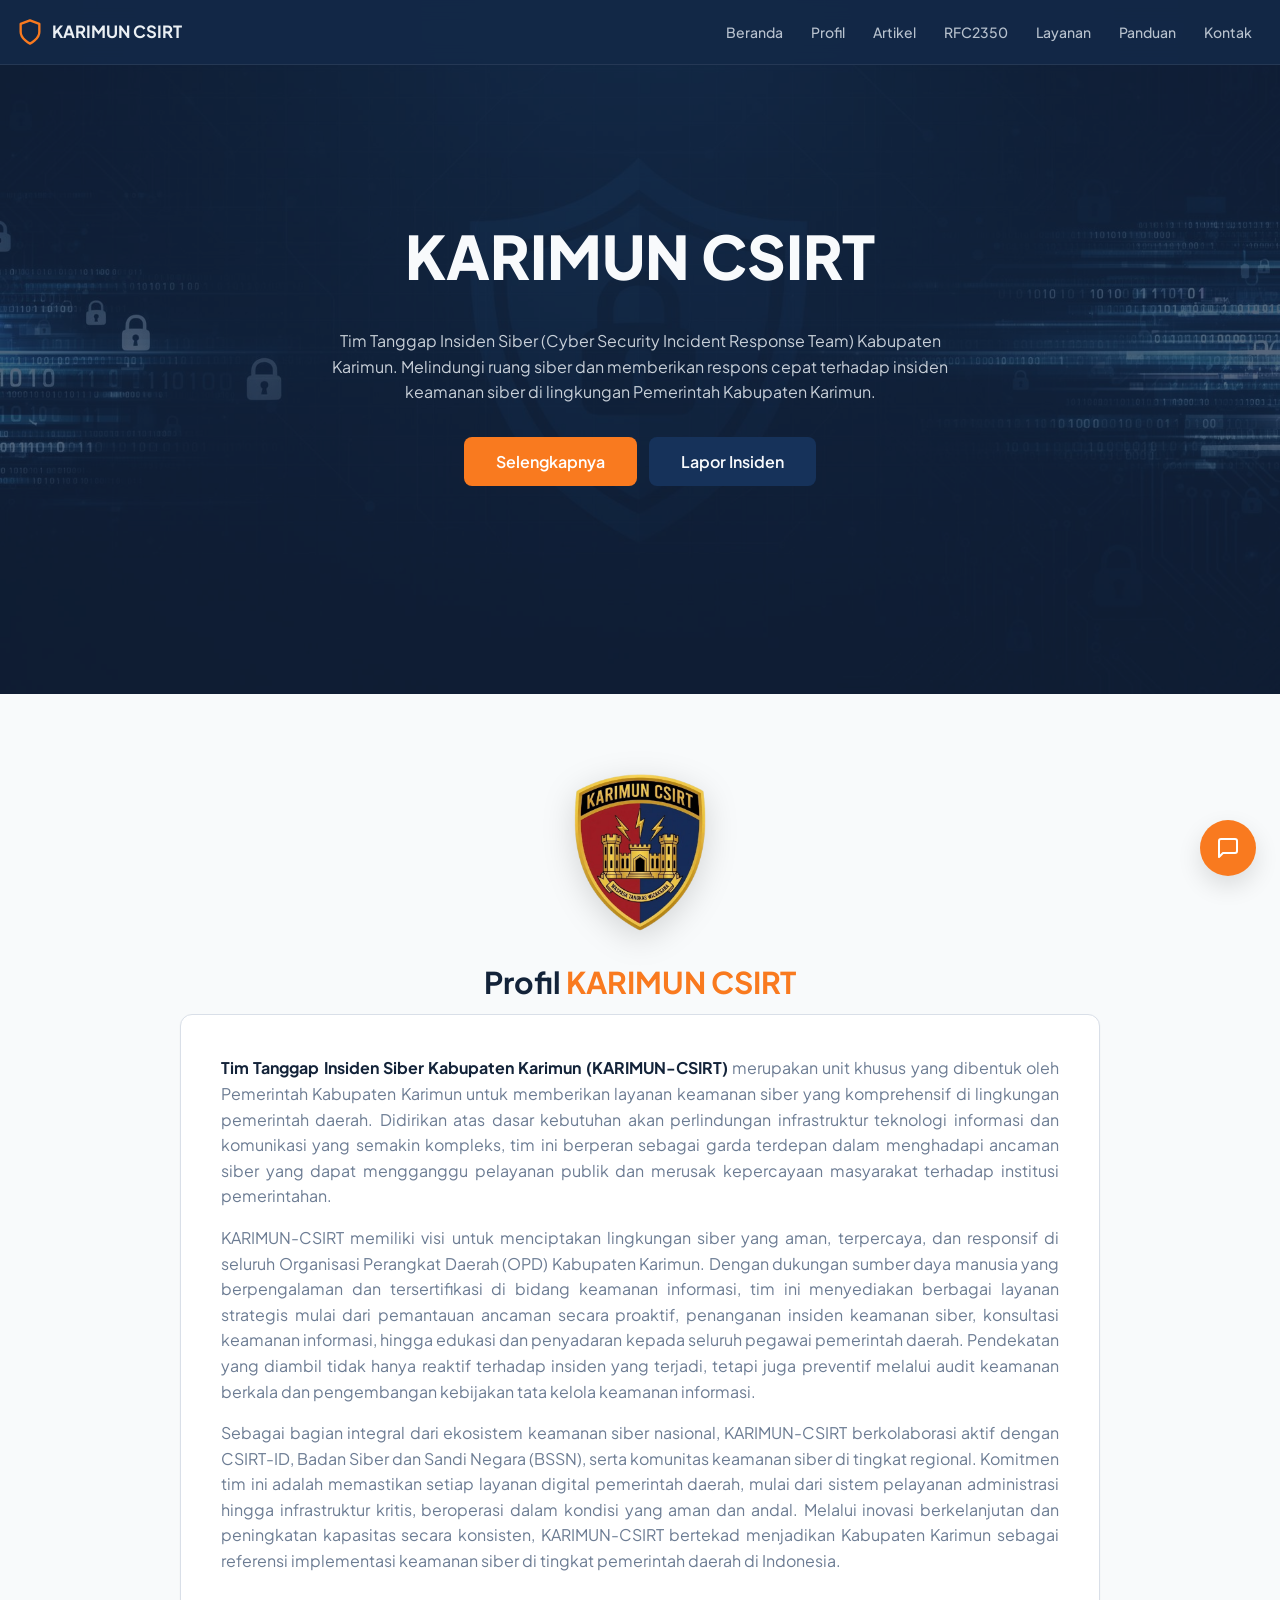
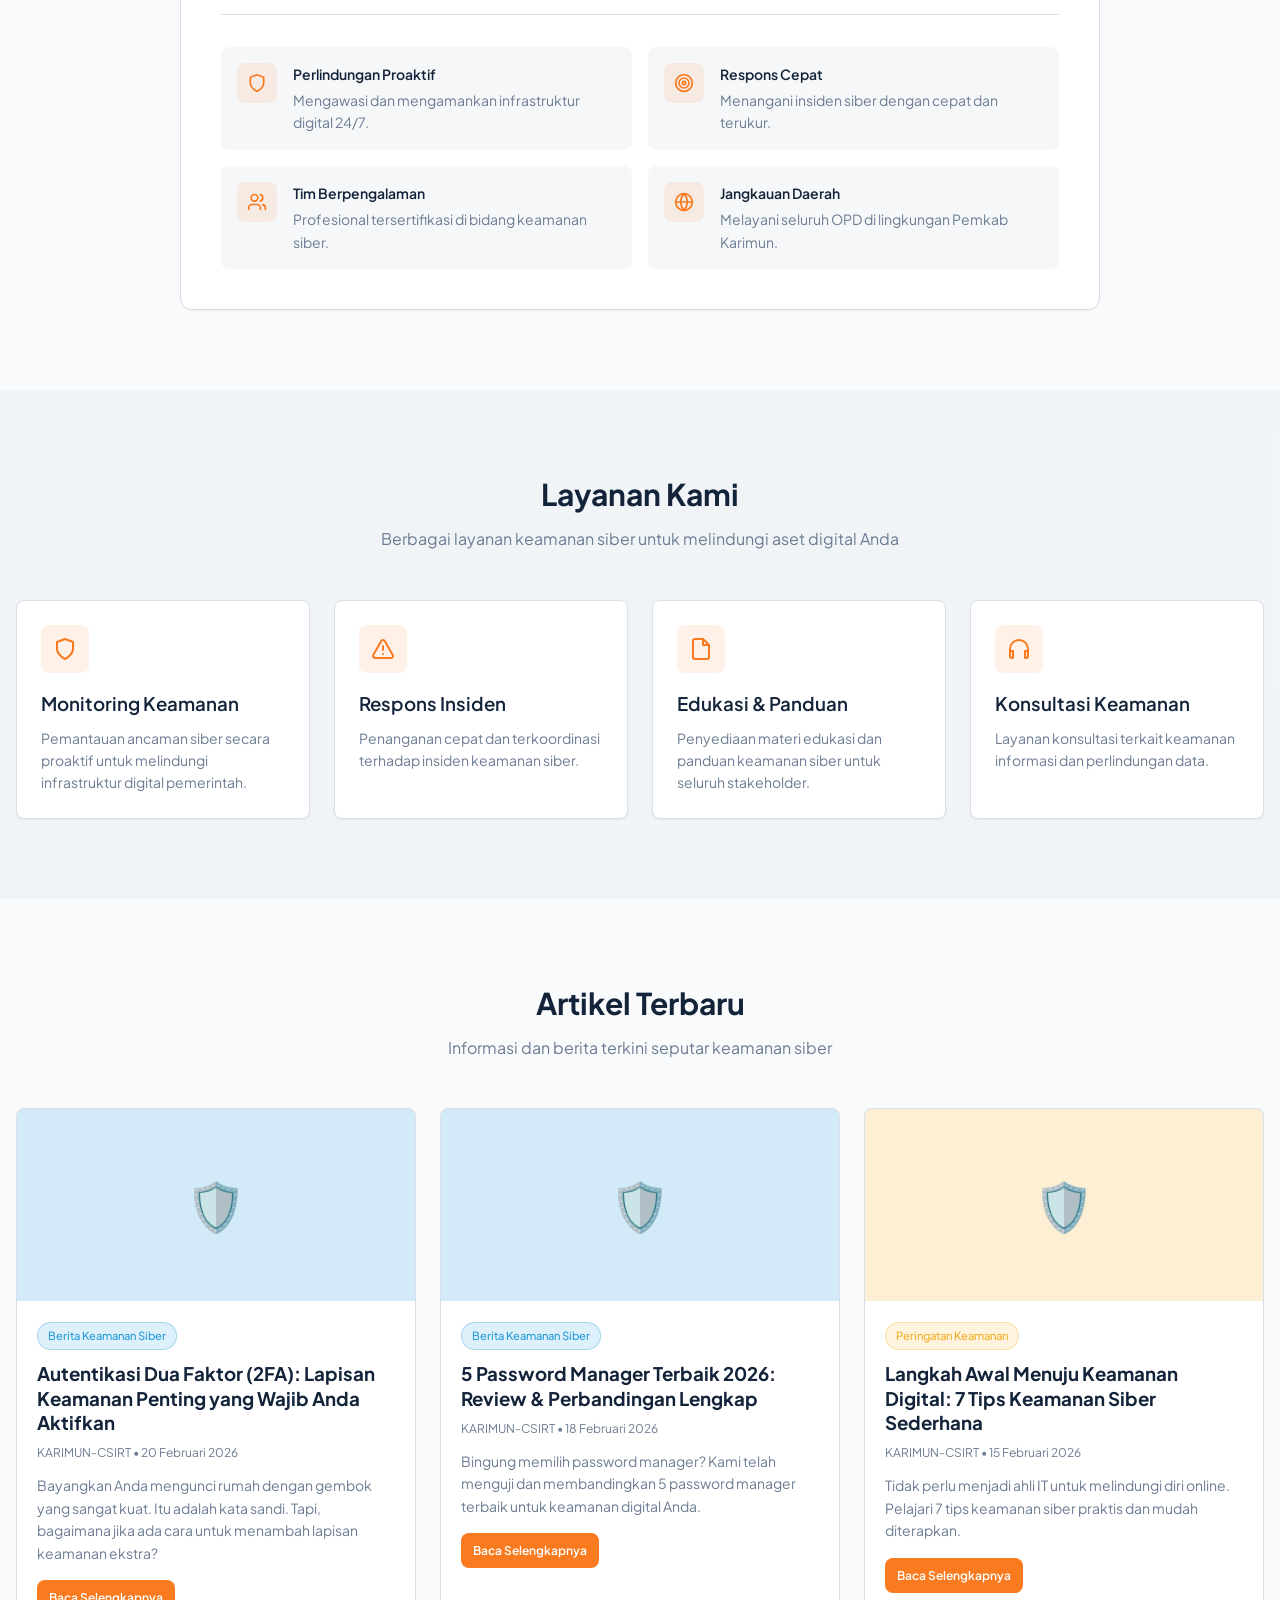
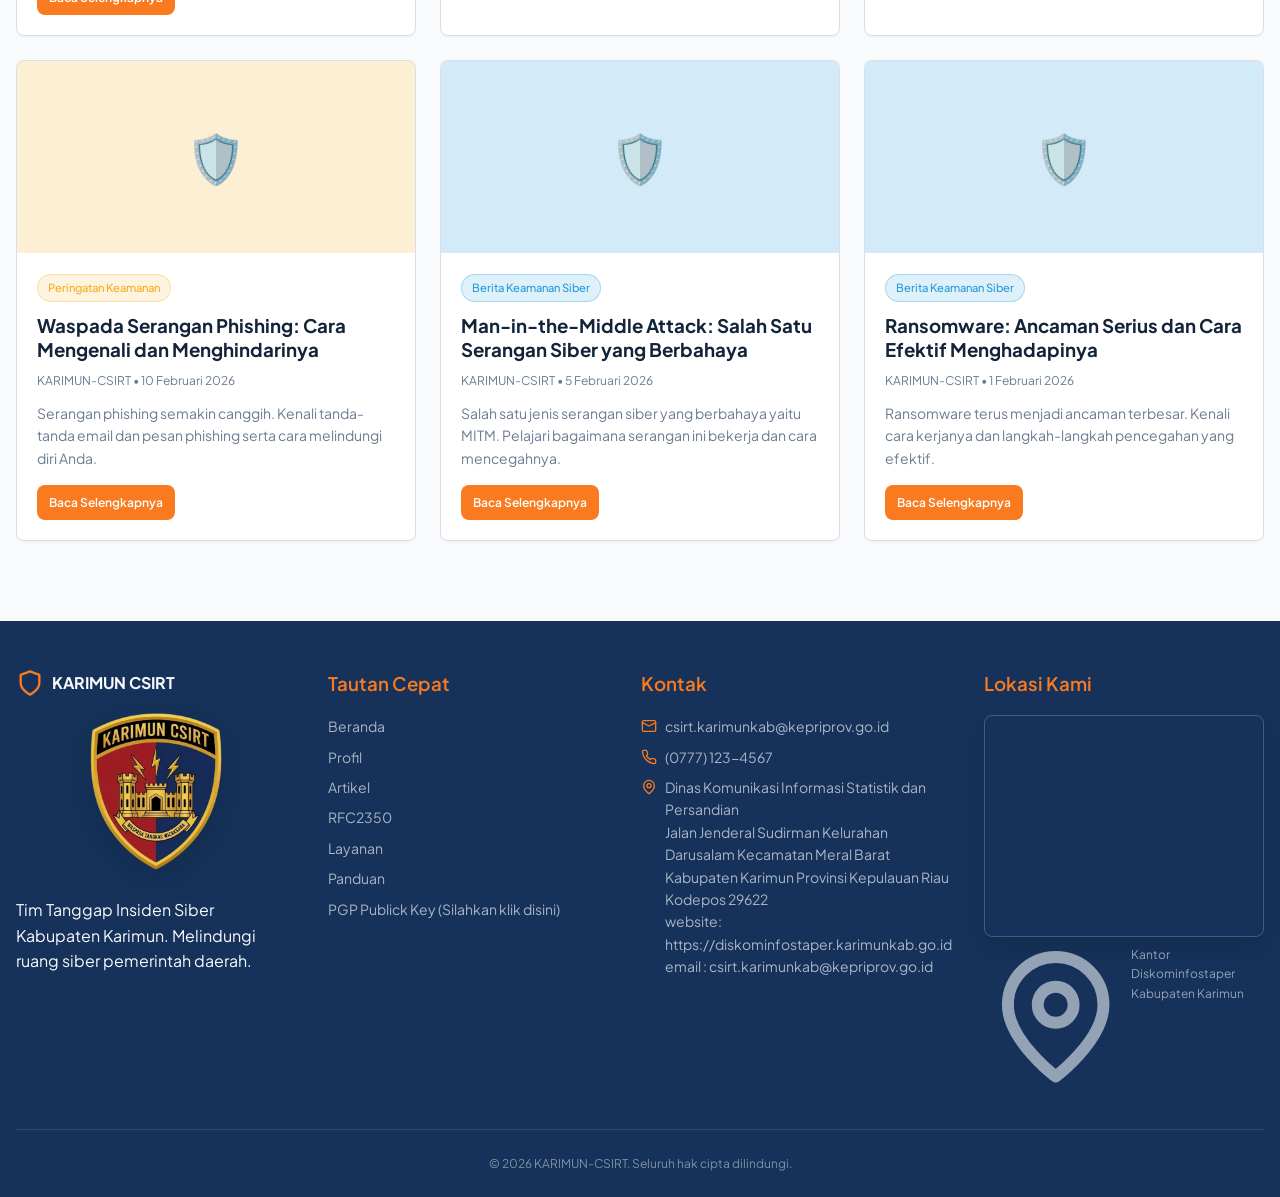
<file: index-2.html>
<!doctype html>
<html lang="id">
<head>
<meta charset="UTF-8">
<meta name="viewport" content="width=device-width, initial-scale=1.0">
<title>KARIMUN CSIRT</title>
<meta name="description" content="KARIMUN-CSIRT - Tim Tanggap Insiden Siber Kabupaten Karimun">
<meta name="author" content="KARIMUN-CSIRT">
<link rel="stylesheet" href="css/styles.css">
</head>
<body>

<nav class="navbar">
  <div class="container nav-inner">
    <a href="index.html" class="nav-brand"><svg viewBox="0 0 24 24" fill="none" stroke="currentColor" stroke-width="2" stroke-linecap="round" stroke-linejoin="round"><path d="M12 22s8-4 8-10V5l-8-3-8 3v7c0 6 8 10 8 10z"/></svg><span>KARIMUN CSIRT</span></a>
    <ul class="nav-menu">
      <li><a href="index.html#beranda">Beranda</a></li>
<li><a href="index.html#profil">Profil</a></li>
<li><a href="index.html#artikel">Artikel</a></li>
<li><a href="rfc2350.html">RFC2350</a></li>
<li><a href="index.html#layanan">Layanan</a></li>
<li><a href="panduan.html">Panduan</a></li>
<li><a href="index.html#kontak">Kontak</a></li>
    </ul>
    <button class="nav-toggle" aria-label="Toggle menu"><svg viewBox="0 0 24 24" fill="none" stroke="currentColor" stroke-width="2" stroke-linecap="round" stroke-linejoin="round"><line x1="3" y1="12" x2="21" y2="12"/><line x1="3" y1="6" x2="21" y2="6"/><line x1="3" y1="18" x2="21" y2="18"/></svg></button>
  </div>
  <div class="nav-mobile">
    <ul>
      <li><a href="index.html#beranda">Beranda</a></li>
<li><a href="index.html#profil">Profil</a></li>
<li><a href="index.html#artikel">Artikel</a></li>
<li><a href="rfc2350.html">RFC2350</a></li>
<li><a href="index.html#layanan">Layanan</a></li>
<li><a href="panduan.html">Panduan</a></li>
<li><a href="index.html#kontak">Kontak</a></li>
    </ul>
  </div>
</nav>

<section id="beranda" class="hero">
  <div class="hero-bg"></div>
  <div class="hero-overlay"></div>
  <div class="hero-content">
    <h1>KARIMUN CSIRT</h1>
    <p>Tim Tanggap Insiden Siber (Cyber Security Incident Response Team) Kabupaten Karimun.
       Melindungi ruang siber dan memberikan respons cepat terhadap insiden keamanan siber
       di lingkungan Pemerintah Kabupaten Karimun.</p>
    <div class="hero-cta">
      <a href="#profil" class="btn btn-accent btn-lg">Selengkapnya</a>
      <a href="https://eticketing-csirt.karimunkab.go.id" target="_blank" rel="noopener noreferrer" class="btn btn-primary btn-lg">Lapor Insiden</a>
    </div>
  </div>
</section>

<section id="profil">
  <div class="container">
    <div class="profil-wrap">
      <div class="profil-logo"><img src="assets/karimun-csirt-logo.png" alt="Logo KARIMUN-CSIRT"></div>
      <h2 class="section-title">Profil <span class="text-accent">KARIMUN CSIRT</span></h2>
      <div class="profil-card">
        <div class="profil-text">
          <p><strong>Tim Tanggap Insiden Siber Kabupaten Karimun (KARIMUN-CSIRT)</strong> merupakan unit khusus yang dibentuk oleh Pemerintah Kabupaten Karimun untuk memberikan layanan keamanan siber yang komprehensif di lingkungan pemerintah daerah. Didirikan atas dasar kebutuhan akan perlindungan infrastruktur teknologi informasi dan komunikasi yang semakin kompleks, tim ini berperan sebagai garda terdepan dalam menghadapi ancaman siber yang dapat mengganggu pelayanan publik dan merusak kepercayaan masyarakat terhadap institusi pemerintahan.</p>
          <p>KARIMUN-CSIRT memiliki visi untuk menciptakan lingkungan siber yang aman, terpercaya, dan responsif di seluruh Organisasi Perangkat Daerah (OPD) Kabupaten Karimun. Dengan dukungan sumber daya manusia yang berpengalaman dan tersertifikasi di bidang keamanan informasi, tim ini menyediakan berbagai layanan strategis mulai dari pemantauan ancaman secara proaktif, penanganan insiden keamanan siber, konsultasi keamanan informasi, hingga edukasi dan penyadaran kepada seluruh pegawai pemerintah daerah. Pendekatan yang diambil tidak hanya reaktif terhadap insiden yang terjadi, tetapi juga preventif melalui audit keamanan berkala dan pengembangan kebijakan tata kelola keamanan informasi.</p>
          <p>Sebagai bagian integral dari ekosistem keamanan siber nasional, KARIMUN-CSIRT berkolaborasi aktif dengan CSIRT-ID, Badan Siber dan Sandi Negara (BSSN), serta komunitas keamanan siber di tingkat regional. Komitmen tim ini adalah memastikan setiap layanan digital pemerintah daerah, mulai dari sistem pelayanan administrasi hingga infrastruktur kritis, beroperasi dalam kondisi yang aman dan andal. Melalui inovasi berkelanjutan dan peningkatan kapasitas secara konsisten, KARIMUN-CSIRT bertekad menjadikan Kabupaten Karimun sebagai referensi implementasi keamanan siber di tingkat pemerintah daerah di Indonesia.</p>
        </div>
        <div class="profil-highlights"><div class="highlight"><div class="highlight-icon"><svg viewBox="0 0 24 24" fill="none" stroke="currentColor" stroke-width="2" stroke-linecap="round" stroke-linejoin="round"><path d="M12 22s8-4 8-10V5l-8-3-8 3v7c0 6 8 10 8 10z"/></svg></div><div><h4>Perlindungan Proaktif</h4><p>Mengawasi dan mengamankan infrastruktur digital 24/7.</p></div></div>
<div class="highlight"><div class="highlight-icon"><svg viewBox="0 0 24 24" fill="none" stroke="currentColor" stroke-width="2" stroke-linecap="round" stroke-linejoin="round"><circle cx="12" cy="12" r="10"/><circle cx="12" cy="12" r="6"/><circle cx="12" cy="12" r="2"/></svg></div><div><h4>Respons Cepat</h4><p>Menangani insiden siber dengan cepat dan terukur.</p></div></div>
<div class="highlight"><div class="highlight-icon"><svg viewBox="0 0 24 24" fill="none" stroke="currentColor" stroke-width="2" stroke-linecap="round" stroke-linejoin="round"><path d="M16 21v-2a4 4 0 0 0-4-4H6a4 4 0 0 0-4 4v2"/><circle cx="9" cy="7" r="4"/><path d="M22 21v-2a4 4 0 0 0-3-3.87"/><path d="M16 3.13a4 4 0 0 1 0 7.75"/></svg></div><div><h4>Tim Berpengalaman</h4><p>Profesional tersertifikasi di bidang keamanan siber.</p></div></div>
<div class="highlight"><div class="highlight-icon"><svg viewBox="0 0 24 24" fill="none" stroke="currentColor" stroke-width="2" stroke-linecap="round" stroke-linejoin="round"><circle cx="12" cy="12" r="10"/><line x1="2" y1="12" x2="22" y2="12"/><path d="M12 2a15.3 15.3 0 0 1 4 10 15.3 15.3 0 0 1-4 10 15.3 15.3 0 0 1-4-10 15.3 15.3 0 0 1 4-10z"/></svg></div><div><h4>Jangkauan Daerah</h4><p>Melayani seluruh OPD di lingkungan Pemkab Karimun.</p></div></div></div>
      </div>
    </div>
  </div>
</section>

<section id="layanan" class="bg-secondary">
  <div class="container">
    <h2 class="section-title">Layanan Kami</h2>
    <p class="section-subtitle">Berbagai layanan keamanan siber untuk melindungi aset digital Anda</p>
    <div class="services-grid"><div class="service-card"><div class="service-icon"><svg viewBox="0 0 24 24" fill="none" stroke="currentColor" stroke-width="2" stroke-linecap="round" stroke-linejoin="round"><path d="M12 22s8-4 8-10V5l-8-3-8 3v7c0 6 8 10 8 10z"/></svg></div><h3>Monitoring Keamanan</h3><p>Pemantauan ancaman siber secara proaktif untuk melindungi infrastruktur digital pemerintah.</p></div>
<div class="service-card"><div class="service-icon"><svg viewBox="0 0 24 24" fill="none" stroke="currentColor" stroke-width="2" stroke-linecap="round" stroke-linejoin="round"><path d="m21.73 18-8-14a2 2 0 0 0-3.48 0l-8 14A2 2 0 0 0 4 21h16a2 2 0 0 0 1.73-3z"/><line x1="12" y1="9" x2="12" y2="13"/><line x1="12" y1="17" x2="12.01" y2="17"/></svg></div><h3>Respons Insiden</h3><p>Penanganan cepat dan terkoordinasi terhadap insiden keamanan siber.</p></div>
<div class="service-card"><div class="service-icon"><svg viewBox="0 0 24 24" fill="none" stroke="currentColor" stroke-width="2" stroke-linecap="round" stroke-linejoin="round"><path d="M14 2H6a2 2 0 0 0-2 2v16a2 2 0 0 0 2 2h12a2 2 0 0 0 2-2V8z"/><polyline points="14 2 14 8 20 8"/></svg></div><h3>Edukasi & Panduan</h3><p>Penyediaan materi edukasi dan panduan keamanan siber untuk seluruh stakeholder.</p></div>
<div class="service-card"><div class="service-icon"><svg viewBox="0 0 24 24" fill="none" stroke="currentColor" stroke-width="2" stroke-linecap="round" stroke-linejoin="round"><path d="M3 18v-6a9 9 0 0 1 18 0v6"/><path d="M21 19a2 2 0 0 1-2 2h-1v-7h3zM3 19a2 2 0 0 0 2 2h1v-7H3z"/></svg></div><h3>Konsultasi Keamanan</h3><p>Layanan konsultasi terkait keamanan informasi dan perlindungan data.</p></div></div>
  </div>
</section>

<section id="artikel">
  <div class="container">
    <h2 class="section-title">Artikel Terbaru</h2>
    <p class="section-subtitle">Informasi dan berita terkini seputar keamanan siber</p>
    <div class="articles-grid"><article class="article-card">
      <div class="article-thumb cyber"><span>🛡️</span></div>
      <div class="article-body">
        <span class="badge cyber">Berita Keamanan Siber</span>
        <h3>Autentikasi Dua Faktor (2FA): Lapisan Keamanan Penting yang Wajib Anda Aktifkan</h3>
        <p class="article-meta">KARIMUN-CSIRT • 20 Februari 2026</p>
        <p class="article-excerpt">Bayangkan Anda mengunci rumah dengan gembok yang sangat kuat. Itu adalah kata sandi. Tapi, bagaimana jika ada cara untuk menambah lapisan keamanan ekstra?</p>
        <a href="#" class="btn btn-accent btn-sm">Baca Selengkapnya</a>
      </div>
    </article>
<article class="article-card">
      <div class="article-thumb cyber"><span>🛡️</span></div>
      <div class="article-body">
        <span class="badge cyber">Berita Keamanan Siber</span>
        <h3>5 Password Manager Terbaik 2026: Review & Perbandingan Lengkap</h3>
        <p class="article-meta">KARIMUN-CSIRT • 18 Februari 2026</p>
        <p class="article-excerpt">Bingung memilih password manager? Kami telah menguji dan membandingkan 5 password manager terbaik untuk keamanan digital Anda.</p>
        <a href="#" class="btn btn-accent btn-sm">Baca Selengkapnya</a>
      </div>
    </article>
<article class="article-card">
      <div class="article-thumb warning"><span>🛡️</span></div>
      <div class="article-body">
        <span class="badge warning">Peringatan Keamanan</span>
        <h3>Langkah Awal Menuju Keamanan Digital: 7 Tips Keamanan Siber Sederhana</h3>
        <p class="article-meta">KARIMUN-CSIRT • 15 Februari 2026</p>
        <p class="article-excerpt">Tidak perlu menjadi ahli IT untuk melindungi diri online. Pelajari 7 tips keamanan siber praktis dan mudah diterapkan.</p>
        <a href="#" class="btn btn-accent btn-sm">Baca Selengkapnya</a>
      </div>
    </article>
<article class="article-card">
      <div class="article-thumb warning"><span>🛡️</span></div>
      <div class="article-body">
        <span class="badge warning">Peringatan Keamanan</span>
        <h3>Waspada Serangan Phishing: Cara Mengenali dan Menghindarinya</h3>
        <p class="article-meta">KARIMUN-CSIRT • 10 Februari 2026</p>
        <p class="article-excerpt">Serangan phishing semakin canggih. Kenali tanda-tanda email dan pesan phishing serta cara melindungi diri Anda.</p>
        <a href="#" class="btn btn-accent btn-sm">Baca Selengkapnya</a>
      </div>
    </article>
<article class="article-card">
      <div class="article-thumb cyber"><span>🛡️</span></div>
      <div class="article-body">
        <span class="badge cyber">Berita Keamanan Siber</span>
        <h3>Man-in-the-Middle Attack: Salah Satu Serangan Siber yang Berbahaya</h3>
        <p class="article-meta">KARIMUN-CSIRT • 5 Februari 2026</p>
        <p class="article-excerpt">Salah satu jenis serangan siber yang berbahaya yaitu MITM. Pelajari bagaimana serangan ini bekerja dan cara mencegahnya.</p>
        <a href="#" class="btn btn-accent btn-sm">Baca Selengkapnya</a>
      </div>
    </article>
<article class="article-card">
      <div class="article-thumb cyber"><span>🛡️</span></div>
      <div class="article-body">
        <span class="badge cyber">Berita Keamanan Siber</span>
        <h3>Ransomware: Ancaman Serius dan Cara Efektif Menghadapinya</h3>
        <p class="article-meta">KARIMUN-CSIRT • 1 Februari 2026</p>
        <p class="article-excerpt">Ransomware terus menjadi ancaman terbesar. Kenali cara kerjanya dan langkah-langkah pencegahan yang efektif.</p>
        <a href="#" class="btn btn-accent btn-sm">Baca Selengkapnya</a>
      </div>
    </article></div>
  </div>
</section>


<footer class="footer" id="kontak">
  <div class="container">
    <div class="footer-grid">
      <div>
        <div class="footer-brand"><svg viewBox="0 0 24 24" fill="none" stroke="currentColor" stroke-width="2" stroke-linecap="round" stroke-linejoin="round"><path d="M12 22s8-4 8-10V5l-8-3-8 3v7c0 6 8 10 8 10z"/></svg><span>KARIMUN CSIRT</span></div>
        <p style="font-size:.875rem; color: rgba(232,237,243,.7); line-height:1.6;">
          <div class="profil-logo"><img src="assets/karimun-csirt-logo.png" alt="Logo KARIMUN-CSIRT"></div>
          Tim Tanggap Insiden Siber Kabupaten Karimun. Melindungi ruang siber pemerintah daerah.
        </p>
      </div>
      <div>
        <h3>Tautan Cepat</h3>
        <ul><li><a href="index.html#beranda">Beranda</a></li>
<li><a href="index.html#profil">Profil</a></li>
<li><a href="index.html#artikel">Artikel</a></li>
<li><a href="rfc2350.html">RFC2350</a></li>
<li><a href="index.html#layanan">Layanan</a></li>
<li><a href="panduan.html">Panduan</a></li>
<li><a href="assets/csirtkarimunkabpgppublickey.asc">PGP Publick Key (Silahkan klik disini)</a></li></ul>        
      </div>
      <div>
        <h3>Kontak</h3>
        <ul class="footer-contact">
          <li><svg viewBox="0 0 24 24" fill="none" stroke="currentColor" stroke-width="2" stroke-linecap="round" stroke-linejoin="round"><rect x="2" y="4" width="20" height="16" rx="2"/><path d="m22 7-10 5L2 7"/></svg><span>csirt.karimunkab@kepriprov.go.id</span></li>
          <li><svg viewBox="0 0 24 24" fill="none" stroke="currentColor" stroke-width="2" stroke-linecap="round" stroke-linejoin="round"><path d="M22 16.92v3a2 2 0 0 1-2.18 2 19.79 19.79 0 0 1-8.63-3.07 19.5 19.5 0 0 1-6-6 19.79 19.79 0 0 1-3.07-8.67A2 2 0 0 1 4.11 2h3a2 2 0 0 1 2 1.72c.13.96.37 1.9.72 2.81a2 2 0 0 1-.45 2.11L8.09 9.91a16 16 0 0 0 6 6l1.27-1.27a2 2 0 0 1 2.11-.45c.91.35 1.85.59 2.81.72A2 2 0 0 1 22 16.92z"/></svg><span>(0777) 123-4567</span></li>
          <li><svg viewBox="0 0 24 24" fill="none" stroke="currentColor" stroke-width="2" stroke-linecap="round" stroke-linejoin="round"><path d="M20 10c0 6-8 12-8 12s-8-6-8-12a8 8 0 0 1 16 0z"/><circle cx="12" cy="10" r="3"/></svg><span>
            Dinas Komunikasi Informasi Statistik dan Persandian<br>
            Jalan Jenderal Sudirman Kelurahan Darusalam Kecamatan Meral Barat<br>
            Kabupaten Karimun Provinsi Kepulauan Riau <br>
            Kodepos 29622<br>
            website: https://diskominfostaper.karimunkab.go.id <br>
            email : csirt.karimunkab@kepriprov.go.id  <br> 
            
          </span></li>
        </ul>
      </div>
      <div>
        <h3>Lokasi Kami</h3>
        <div class="footer-map">
          <iframe src="https://www.google.com/maps/embed?pb=!1m18!1m12!1m3!1d3988.7!2d103.37304240502793!3d1.044087365595297!2m3!1f0!2f0!3f0!3m2!1i1024!2i768!4f13.1!3m3!1m2!1s0x0%3A0x0!2zMcKwMDInMzguNyJOIDEwM8KwMjInMjMuMCJF!5e0!3m2!1sid!2sid!4v1" allowfullscreen loading="lazy" referrerpolicy="no-referrer-when-downgrade" title="Peta Lokasi Kantor Diskominfostaper Kabupaten Karimun"></iframe>
        </div>
        <p style="font-size:.75rem; color: rgba(232,237,243,.6); margin-top:.5rem; display:flex; gap:.25rem; align-items:flex-start;">
          <svg viewBox="0 0 24 24" fill="none" stroke="currentColor" stroke-width="2" stroke-linecap="round" stroke-linejoin="round"><path d="M20 10c0 6-8 12-8 12s-8-6-8-12a8 8 0 0 1 16 0z"/><circle cx="12" cy="10" r="3"/></svg><span>Kantor Diskominfostaper Kabupaten Karimun</span>
        </p>
      </div>
    </div>
    <div class="footer-bottom">© 2026 KARIMUN-CSIRT. Seluruh hak cipta dilindungi.</div>
  </div>
</footer>

<button class="chat-fab" aria-label="Buka chatbot"><svg viewBox="0 0 24 24" fill="none" stroke="currentColor" stroke-width="2" stroke-linecap="round" stroke-linejoin="round"><path d="M21 15a2 2 0 0 1-2 2H7l-4 4V5a2 2 0 0 1 2-2h14a2 2 0 0 1 2 2z"/></svg></button>
<div class="chat-window" role="dialog" aria-label="KARIMUN-CSIRT Bot">
  <div class="chat-header">
    <svg viewBox="0 0 24 24" fill="none" stroke="currentColor" stroke-width="2" stroke-linecap="round" stroke-linejoin="round"><path d="M21 15a2 2 0 0 1-2 2H7l-4 4V5a2 2 0 0 1 2-2h14a2 2 0 0 1 2 2z"/></svg>
    <div><strong>KARIMUN-CSIRT Bot</strong><small>Konsultasi Keamanan Siber</small></div>
  </div>
  <div class="chat-messages">
    <div class="chat-msg bot">Halo! Saya asisten KARIMUN-CSIRT. Ada yang bisa saya bantu terkait keamanan siber?</div>
  </div>
  <div class="chat-input-row">
    <input type="text" placeholder="Ketik pertanyaan..." />
    <button aria-label="Kirim"><svg viewBox="0 0 24 24" fill="none" stroke="currentColor" stroke-width="2" stroke-linecap="round" stroke-linejoin="round"><line x1="22" y1="2" x2="11" y2="13"/><polygon points="22 2 15 22 11 13 2 9 22 2"/></svg></button>
  </div>
</div>
<script src="js/app.js"></script>
</body>
</html>
</file>
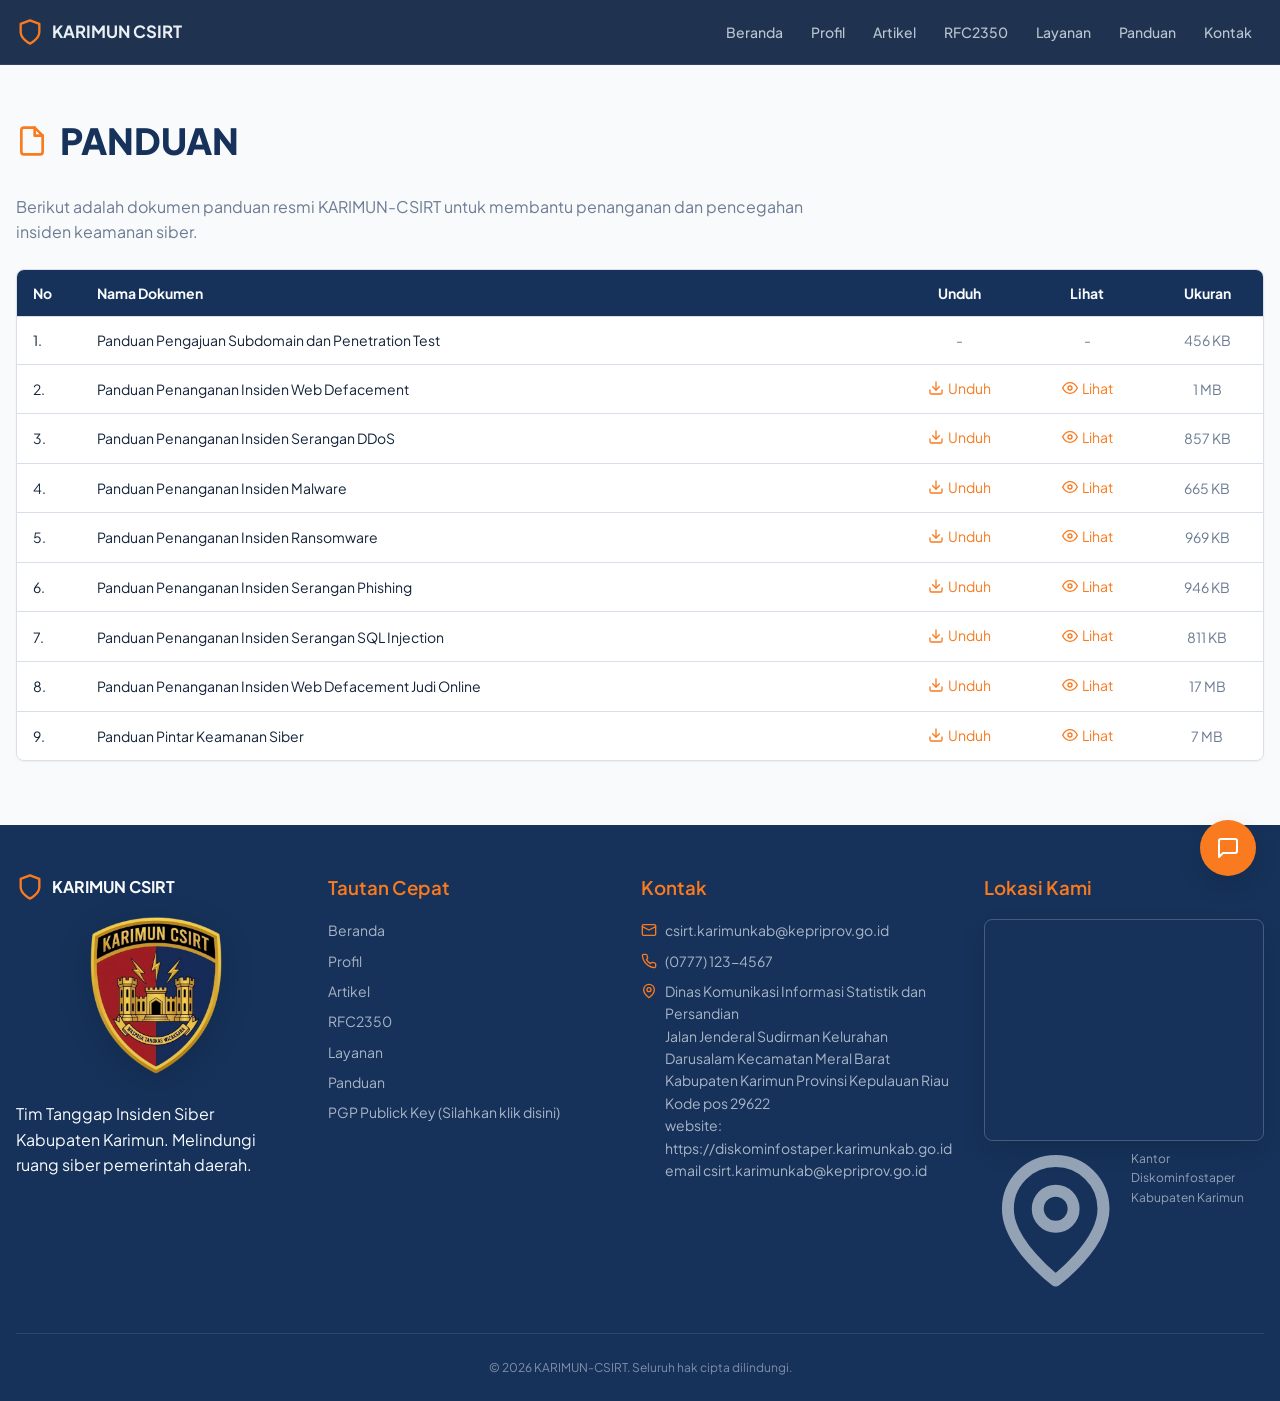
<file: panduan.html>
<!doctype html>
<html lang="id">
<head>
<meta charset="UTF-8">
<meta name="viewport" content="width=device-width, initial-scale=1.0">
<title>Panduan — KARIMUN-CSIRT</title>
<meta name="description" content="KARIMUN-CSIRT - Tim Tanggap Insiden Siber Kabupaten Karimun">
<meta name="author" content="KARIMUN-CSIRT">
<link rel="stylesheet" href="css/styles.css">
</head>
<body>

<nav class="navbar">
  <div class="container nav-inner">
    <a href="index.html" class="nav-brand"><svg viewBox="0 0 24 24" fill="none" stroke="currentColor" stroke-width="2" stroke-linecap="round" stroke-linejoin="round"><path d="M12 22s8-4 8-10V5l-8-3-8 3v7c0 6 8 10 8 10z"/></svg><span>KARIMUN CSIRT</span></a>
    <ul class="nav-menu">
      <li><a href="index.html#beranda">Beranda</a></li>
<li><a href="index.html#profil">Profil</a></li>
<li><a href="index.html#artikel">Artikel</a></li>
<li><a href="rfc2350.html">RFC2350</a></li>
<li><a href="index.html#layanan">Layanan</a></li>
<li><a href="panduan.html">Panduan</a></li>
<li><a href="index.html#kontak">Kontak</a></li>
    </ul>
    <button class="nav-toggle" aria-label="Toggle menu"><svg viewBox="0 0 24 24" fill="none" stroke="currentColor" stroke-width="2" stroke-linecap="round" stroke-linejoin="round"><line x1="3" y1="12" x2="21" y2="12"/><line x1="3" y1="6" x2="21" y2="6"/><line x1="3" y1="18" x2="21" y2="18"/></svg></button>
  </div>
  <div class="nav-mobile">
    <ul>
      <li><a href="index.html#beranda">Beranda</a></li>
<li><a href="index.html#profil">Profil</a></li>
<li><a href="index.html#artikel">Artikel</a></li>
<li><a href="rfc2350.html">RFC2350</a></li>
<li><a href="index.html#layanan">Layanan</a></li>
<li><a href="panduan.html">Panduan</a></li>
<li><a href="index.html#kontak">Kontak</a></li>
    </ul>
  </div>
</nav>

<main class="page-main">
  <div class="container">
    <div class="page-title"><svg viewBox="0 0 24 24" fill="none" stroke="currentColor" stroke-width="2" stroke-linecap="round" stroke-linejoin="round"><path d="M14 2H6a2 2 0 0 0-2 2v16a2 2 0 0 0 2 2h12a2 2 0 0 0 2-2V8z"/><polyline points="14 2 14 8 20 8"/></svg><h1>PANDUAN</h1></div>
    <p class="page-lead">Berikut adalah dokumen panduan resmi KARIMUN-CSIRT untuk membantu penanganan dan pencegahan insiden keamanan siber.</p>
    <div class="panduan-table-wrap">
      <table class="panduan-table">
        <thead><tr><th style="width:64px;">No</th><th>Nama Dokumen</th><th class="center" style="width:128px;">Unduh</th><th class="center" style="width:128px;">Lihat</th><th class="center" style="width:112px;">Ukuran</th></tr></thead>
        <tbody><tr><td>1.</td><td>Panduan Pengajuan Subdomain dan Penetration Test</td><td class="center"><span class="muted">-</span></td><td class="center"><span class="muted">-</span></td><td class="center muted">456 KB</td></tr>
<tr><td>2.</td><td>Panduan Penanganan Insiden Web Defacement</td><td class="center"><a href="https://drive.google.com/file/d/1oSfKueGyVSsU7AROZkgxerQ_oX2DpHHj/view?usp=sharing" target="_blank" rel="noopener noreferrer"><svg viewBox="0 0 24 24" fill="none" stroke="currentColor" stroke-width="2" stroke-linecap="round" stroke-linejoin="round"><path d="M21 15v4a2 2 0 0 1-2 2H5a2 2 0 0 1-2-2v-4"/><polyline points="7 10 12 15 17 10"/><line x1="12" y1="15" x2="12" y2="3"/></svg><span>Unduh</span></a></td><td class="center"><a href="https://drive.google.com/file/d/1oSfKueGyVSsU7AROZkgxerQ_oX2DpHHj/view?usp=sharing" target="_blank" rel="noopener noreferrer"><svg viewBox="0 0 24 24" fill="none" stroke="currentColor" stroke-width="2" stroke-linecap="round" stroke-linejoin="round"><path d="M1 12s4-8 11-8 11 8 11 8-4 8-11 8-11-8-11-8z"/><circle cx="12" cy="12" r="3"/></svg><span>Lihat</span></a></td><td class="center muted">1 MB</td></tr>
<tr><td>3.</td><td>Panduan Penanganan Insiden Serangan DDoS</td><td class="center"><a href="https://drive.google.com/file/d/10yz6hZQY7lxyWxMOKpnhhPmdJWtTqJnK/view?usp=sharing" target="_blank" rel="noopener noreferrer"><svg viewBox="0 0 24 24" fill="none" stroke="currentColor" stroke-width="2" stroke-linecap="round" stroke-linejoin="round"><path d="M21 15v4a2 2 0 0 1-2 2H5a2 2 0 0 1-2-2v-4"/><polyline points="7 10 12 15 17 10"/><line x1="12" y1="15" x2="12" y2="3"/></svg><span>Unduh</span></a></td><td class="center"><a href="https://drive.google.com/file/d/10yz6hZQY7lxyWxMOKpnhhPmdJWtTqJnK/view?usp=sharing" target="_blank" rel="noopener noreferrer"><svg viewBox="0 0 24 24" fill="none" stroke="currentColor" stroke-width="2" stroke-linecap="round" stroke-linejoin="round"><path d="M1 12s4-8 11-8 11 8 11 8-4 8-11 8-11-8-11-8z"/><circle cx="12" cy="12" r="3"/></svg><span>Lihat</span></a></td><td class="center muted">857 KB</td></tr>
<tr><td>4.</td><td>Panduan Penanganan Insiden Malware</td><td class="center"><a href="https://drive.google.com/file/d/1QJjTfGN-voJCG9NZcPxhPw86McT-jFrw/view?usp=sharing" target="_blank" rel="noopener noreferrer"><svg viewBox="0 0 24 24" fill="none" stroke="currentColor" stroke-width="2" stroke-linecap="round" stroke-linejoin="round"><path d="M21 15v4a2 2 0 0 1-2 2H5a2 2 0 0 1-2-2v-4"/><polyline points="7 10 12 15 17 10"/><line x1="12" y1="15" x2="12" y2="3"/></svg><span>Unduh</span></a></td><td class="center"><a href="https://drive.google.com/file/d/1QJjTfGN-voJCG9NZcPxhPw86McT-jFrw/view?usp=sharing" target="_blank" rel="noopener noreferrer"><svg viewBox="0 0 24 24" fill="none" stroke="currentColor" stroke-width="2" stroke-linecap="round" stroke-linejoin="round"><path d="M1 12s4-8 11-8 11 8 11 8-4 8-11 8-11-8-11-8z"/><circle cx="12" cy="12" r="3"/></svg><span>Lihat</span></a></td><td class="center muted">665 KB</td></tr>
<tr><td>5.</td><td>Panduan Penanganan Insiden Ransomware</td><td class="center"><a href="https://drive.google.com/file/d/1GOMiowM1PjeCg-nZ91d44GNd33LEcigE/view?usp=drive_link" target="_blank" rel="noopener noreferrer"><svg viewBox="0 0 24 24" fill="none" stroke="currentColor" stroke-width="2" stroke-linecap="round" stroke-linejoin="round"><path d="M21 15v4a2 2 0 0 1-2 2H5a2 2 0 0 1-2-2v-4"/><polyline points="7 10 12 15 17 10"/><line x1="12" y1="15" x2="12" y2="3"/></svg><span>Unduh</span></a></td><td class="center"><a href="https://drive.google.com/file/d/1GOMiowM1PjeCg-nZ91d44GNd33LEcigE/view?usp=drive_link" target="_blank" rel="noopener noreferrer"><svg viewBox="0 0 24 24" fill="none" stroke="currentColor" stroke-width="2" stroke-linecap="round" stroke-linejoin="round"><path d="M1 12s4-8 11-8 11 8 11 8-4 8-11 8-11-8-11-8z"/><circle cx="12" cy="12" r="3"/></svg><span>Lihat</span></a></td><td class="center muted">969 KB</td></tr>
<tr><td>6.</td><td>Panduan Penanganan Insiden Serangan Phishing</td><td class="center"><a href="https://drive.google.com/file/d/16NfoUNNM7P1AWBjC0WnYS9zL-tpuzyyV/view?usp=drive_link" target="_blank" rel="noopener noreferrer"><svg viewBox="0 0 24 24" fill="none" stroke="currentColor" stroke-width="2" stroke-linecap="round" stroke-linejoin="round"><path d="M21 15v4a2 2 0 0 1-2 2H5a2 2 0 0 1-2-2v-4"/><polyline points="7 10 12 15 17 10"/><line x1="12" y1="15" x2="12" y2="3"/></svg><span>Unduh</span></a></td><td class="center"><a href="https://drive.google.com/file/d/16NfoUNNM7P1AWBjC0WnYS9zL-tpuzyyV/view?usp=drive_link" target="_blank" rel="noopener noreferrer"><svg viewBox="0 0 24 24" fill="none" stroke="currentColor" stroke-width="2" stroke-linecap="round" stroke-linejoin="round"><path d="M1 12s4-8 11-8 11 8 11 8-4 8-11 8-11-8-11-8z"/><circle cx="12" cy="12" r="3"/></svg><span>Lihat</span></a></td><td class="center muted">946 KB</td></tr>
<tr><td>7.</td><td>Panduan Penanganan Insiden Serangan SQL Injection</td><td class="center"><a href="https://drive.google.com/file/d/1rhGrJ7c48wOgqggwa9empFY9cAAHUhTp/view?usp=drive_link" target="_blank" rel="noopener noreferrer"><svg viewBox="0 0 24 24" fill="none" stroke="currentColor" stroke-width="2" stroke-linecap="round" stroke-linejoin="round"><path d="M21 15v4a2 2 0 0 1-2 2H5a2 2 0 0 1-2-2v-4"/><polyline points="7 10 12 15 17 10"/><line x1="12" y1="15" x2="12" y2="3"/></svg><span>Unduh</span></a></td><td class="center"><a href="https://drive.google.com/file/d/1rhGrJ7c48wOgqggwa9empFY9cAAHUhTp/view?usp=drive_link" target="_blank" rel="noopener noreferrer"><svg viewBox="0 0 24 24" fill="none" stroke="currentColor" stroke-width="2" stroke-linecap="round" stroke-linejoin="round"><path d="M1 12s4-8 11-8 11 8 11 8-4 8-11 8-11-8-11-8z"/><circle cx="12" cy="12" r="3"/></svg><span>Lihat</span></a></td><td class="center muted">811 KB</td></tr>
<tr><td>8.</td><td>Panduan Penanganan Insiden Web Defacement Judi Online</td><td class="center"><a href="https://drive.google.com/file/d/1lkygSR8JT-_XyWUvT4HxLfFv63D8RGX8/view?usp=drive_link" target="_blank" rel="noopener noreferrer"><svg viewBox="0 0 24 24" fill="none" stroke="currentColor" stroke-width="2" stroke-linecap="round" stroke-linejoin="round"><path d="M21 15v4a2 2 0 0 1-2 2H5a2 2 0 0 1-2-2v-4"/><polyline points="7 10 12 15 17 10"/><line x1="12" y1="15" x2="12" y2="3"/></svg><span>Unduh</span></a></td><td class="center"><a href="https://drive.google.com/file/d/1lkygSR8JT-_XyWUvT4HxLfFv63D8RGX8/view?usp=drive_link" target="_blank" rel="noopener noreferrer"><svg viewBox="0 0 24 24" fill="none" stroke="currentColor" stroke-width="2" stroke-linecap="round" stroke-linejoin="round"><path d="M1 12s4-8 11-8 11 8 11 8-4 8-11 8-11-8-11-8z"/><circle cx="12" cy="12" r="3"/></svg><span>Lihat</span></a></td><td class="center muted">17 MB</td></tr>
<tr><td>9.</td><td>Panduan Pintar Keamanan Siber</td><td class="center"><a href="https://drive.google.com/file/d/1xNflxK0XH0Qld-VnQFqHbl7VaHNjNgiL/view?usp=drive_link" target="_blank" rel="noopener noreferrer"><svg viewBox="0 0 24 24" fill="none" stroke="currentColor" stroke-width="2" stroke-linecap="round" stroke-linejoin="round"><path d="M21 15v4a2 2 0 0 1-2 2H5a2 2 0 0 1-2-2v-4"/><polyline points="7 10 12 15 17 10"/><line x1="12" y1="15" x2="12" y2="3"/></svg><span>Unduh</span></a></td><td class="center"><a href="https://drive.google.com/file/d/1xNflxK0XH0Qld-VnQFqHbl7VaHNjNgiL/view?usp=drive_link" target="_blank" rel="noopener noreferrer"><svg viewBox="0 0 24 24" fill="none" stroke="currentColor" stroke-width="2" stroke-linecap="round" stroke-linejoin="round"><path d="M1 12s4-8 11-8 11 8 11 8-4 8-11 8-11-8-11-8z"/><circle cx="12" cy="12" r="3"/></svg><span>Lihat</span></a></td><td class="center muted">7 MB</td></tr></tbody>
      </table>
    </div>
    <div class="panduan-mobile"><div class="panduan-mobile-card"><h3>1. Panduan Pengajuan Subdomain dan Penetration Test</h3><p class="meta">Ukuran: 456 KB</p><div class="actions"><span class="btn btn-accent btn-sm" style="opacity:.5;cursor:not-allowed;"><svg viewBox="0 0 24 24" fill="none" stroke="currentColor" stroke-width="2" stroke-linecap="round" stroke-linejoin="round"><path d="M21 15v4a2 2 0 0 1-2 2H5a2 2 0 0 1-2-2v-4"/><polyline points="7 10 12 15 17 10"/><line x1="12" y1="15" x2="12" y2="3"/></svg><span>Unduh</span></span><span class="btn btn-outline btn-sm" style="opacity:.5;cursor:not-allowed;"><svg viewBox="0 0 24 24" fill="none" stroke="currentColor" stroke-width="2" stroke-linecap="round" stroke-linejoin="round"><path d="M1 12s4-8 11-8 11 8 11 8-4 8-11 8-11-8-11-8z"/><circle cx="12" cy="12" r="3"/></svg><span>Lihat</span></span></div></div>
<div class="panduan-mobile-card"><h3>2. Panduan Penanganan Insiden Web Defacement</h3><p class="meta">Ukuran: 1 MB</p><div class="actions"><a class="btn btn-accent btn-sm" href="https://drive.google.com/file/d/1oSfKueGyVSsU7AROZkgxerQ_oX2DpHHj/view?usp=sharing" target="_blank" rel="noopener noreferrer"><svg viewBox="0 0 24 24" fill="none" stroke="currentColor" stroke-width="2" stroke-linecap="round" stroke-linejoin="round"><path d="M21 15v4a2 2 0 0 1-2 2H5a2 2 0 0 1-2-2v-4"/><polyline points="7 10 12 15 17 10"/><line x1="12" y1="15" x2="12" y2="3"/></svg><span>Unduh</span></a><a class="btn btn-outline btn-sm" href="https://drive.google.com/file/d/1oSfKueGyVSsU7AROZkgxerQ_oX2DpHHj/view?usp=sharing" target="_blank" rel="noopener noreferrer"><svg viewBox="0 0 24 24" fill="none" stroke="currentColor" stroke-width="2" stroke-linecap="round" stroke-linejoin="round"><path d="M1 12s4-8 11-8 11 8 11 8-4 8-11 8-11-8-11-8z"/><circle cx="12" cy="12" r="3"/></svg><span>Lihat</span></a></div></div>
<div class="panduan-mobile-card"><h3>3. Panduan Penanganan Insiden Serangan DDoS</h3><p class="meta">Ukuran: 857 KB</p><div class="actions"><a class="btn btn-accent btn-sm" href="https://drive.google.com/file/d/10yz6hZQY7lxyWxMOKpnhhPmdJWtTqJnK/view?usp=sharing" target="_blank" rel="noopener noreferrer"><svg viewBox="0 0 24 24" fill="none" stroke="currentColor" stroke-width="2" stroke-linecap="round" stroke-linejoin="round"><path d="M21 15v4a2 2 0 0 1-2 2H5a2 2 0 0 1-2-2v-4"/><polyline points="7 10 12 15 17 10"/><line x1="12" y1="15" x2="12" y2="3"/></svg><span>Unduh</span></a><a class="btn btn-outline btn-sm" href="https://drive.google.com/file/d/10yz6hZQY7lxyWxMOKpnhhPmdJWtTqJnK/view?usp=sharing" target="_blank" rel="noopener noreferrer"><svg viewBox="0 0 24 24" fill="none" stroke="currentColor" stroke-width="2" stroke-linecap="round" stroke-linejoin="round"><path d="M1 12s4-8 11-8 11 8 11 8-4 8-11 8-11-8-11-8z"/><circle cx="12" cy="12" r="3"/></svg><span>Lihat</span></a></div></div>
<div class="panduan-mobile-card"><h3>4. Panduan Penanganan Insiden Malware</h3><p class="meta">Ukuran: 665 KB</p><div class="actions"><a class="btn btn-accent btn-sm" href="https://drive.google.com/file/d/1QJjTfGN-voJCG9NZcPxhPw86McT-jFrw/view?usp=sharing" target="_blank" rel="noopener noreferrer"><svg viewBox="0 0 24 24" fill="none" stroke="currentColor" stroke-width="2" stroke-linecap="round" stroke-linejoin="round"><path d="M21 15v4a2 2 0 0 1-2 2H5a2 2 0 0 1-2-2v-4"/><polyline points="7 10 12 15 17 10"/><line x1="12" y1="15" x2="12" y2="3"/></svg><span>Unduh</span></a><a class="btn btn-outline btn-sm" href="https://drive.google.com/file/d/1QJjTfGN-voJCG9NZcPxhPw86McT-jFrw/view?usp=sharing" target="_blank" rel="noopener noreferrer"><svg viewBox="0 0 24 24" fill="none" stroke="currentColor" stroke-width="2" stroke-linecap="round" stroke-linejoin="round"><path d="M1 12s4-8 11-8 11 8 11 8-4 8-11 8-11-8-11-8z"/><circle cx="12" cy="12" r="3"/></svg><span>Lihat</span></a></div></div>
<div class="panduan-mobile-card"><h3>5. Panduan Penanganan Insiden Ransomware</h3><p class="meta">Ukuran: 969 KB</p><div class="actions"><a class="btn btn-accent btn-sm" href="https://drive.google.com/file/d/1GOMiowM1PjeCg-nZ91d44GNd33LEcigE/view?usp=drive_link" target="_blank" rel="noopener noreferrer"><svg viewBox="0 0 24 24" fill="none" stroke="currentColor" stroke-width="2" stroke-linecap="round" stroke-linejoin="round"><path d="M21 15v4a2 2 0 0 1-2 2H5a2 2 0 0 1-2-2v-4"/><polyline points="7 10 12 15 17 10"/><line x1="12" y1="15" x2="12" y2="3"/></svg><span>Unduh</span></a><a class="btn btn-outline btn-sm" href="https://drive.google.com/file/d/1GOMiowM1PjeCg-nZ91d44GNd33LEcigE/view?usp=drive_link" target="_blank" rel="noopener noreferrer"><svg viewBox="0 0 24 24" fill="none" stroke="currentColor" stroke-width="2" stroke-linecap="round" stroke-linejoin="round"><path d="M1 12s4-8 11-8 11 8 11 8-4 8-11 8-11-8-11-8z"/><circle cx="12" cy="12" r="3"/></svg><span>Lihat</span></a></div></div>
<div class="panduan-mobile-card"><h3>6. Panduan Penanganan Insiden Serangan Phishing</h3><p class="meta">Ukuran: 946 KB</p><div class="actions"><a class="btn btn-accent btn-sm" href="https://drive.google.com/file/d/16NfoUNNM7P1AWBjC0WnYS9zL-tpuzyyV/view?usp=drive_link" target="_blank" rel="noopener noreferrer"><svg viewBox="0 0 24 24" fill="none" stroke="currentColor" stroke-width="2" stroke-linecap="round" stroke-linejoin="round"><path d="M21 15v4a2 2 0 0 1-2 2H5a2 2 0 0 1-2-2v-4"/><polyline points="7 10 12 15 17 10"/><line x1="12" y1="15" x2="12" y2="3"/></svg><span>Unduh</span></a><a class="btn btn-outline btn-sm" href="https://drive.google.com/file/d/16NfoUNNM7P1AWBjC0WnYS9zL-tpuzyyV/view?usp=drive_link" target="_blank" rel="noopener noreferrer"><svg viewBox="0 0 24 24" fill="none" stroke="currentColor" stroke-width="2" stroke-linecap="round" stroke-linejoin="round"><path d="M1 12s4-8 11-8 11 8 11 8-4 8-11 8-11-8-11-8z"/><circle cx="12" cy="12" r="3"/></svg><span>Lihat</span></a></div></div>
<div class="panduan-mobile-card"><h3>7. Panduan Penanganan Insiden Serangan SQL Injection</h3><p class="meta">Ukuran: 811 KB</p><div class="actions"><a class="btn btn-accent btn-sm" href="https://drive.google.com/file/d/1rhGrJ7c48wOgqggwa9empFY9cAAHUhTp/view?usp=drive_link" target="_blank" rel="noopener noreferrer"><svg viewBox="0 0 24 24" fill="none" stroke="currentColor" stroke-width="2" stroke-linecap="round" stroke-linejoin="round"><path d="M21 15v4a2 2 0 0 1-2 2H5a2 2 0 0 1-2-2v-4"/><polyline points="7 10 12 15 17 10"/><line x1="12" y1="15" x2="12" y2="3"/></svg><span>Unduh</span></a><a class="btn btn-outline btn-sm" href="https://drive.google.com/file/d/1rhGrJ7c48wOgqggwa9empFY9cAAHUhTp/view?usp=drive_link" target="_blank" rel="noopener noreferrer"><svg viewBox="0 0 24 24" fill="none" stroke="currentColor" stroke-width="2" stroke-linecap="round" stroke-linejoin="round"><path d="M1 12s4-8 11-8 11 8 11 8-4 8-11 8-11-8-11-8z"/><circle cx="12" cy="12" r="3"/></svg><span>Lihat</span></a></div></div>
<div class="panduan-mobile-card"><h3>8. Panduan Penanganan Insiden Web Defacement Judi Online</h3><p class="meta">Ukuran: 17 MB</p><div class="actions"><a class="btn btn-accent btn-sm" href="https://drive.google.com/file/d/1lkygSR8JT-_XyWUvT4HxLfFv63D8RGX8/view?usp=drive_link" target="_blank" rel="noopener noreferrer"><svg viewBox="0 0 24 24" fill="none" stroke="currentColor" stroke-width="2" stroke-linecap="round" stroke-linejoin="round"><path d="M21 15v4a2 2 0 0 1-2 2H5a2 2 0 0 1-2-2v-4"/><polyline points="7 10 12 15 17 10"/><line x1="12" y1="15" x2="12" y2="3"/></svg><span>Unduh</span></a><a class="btn btn-outline btn-sm" href="https://drive.google.com/file/d/1lkygSR8JT-_XyWUvT4HxLfFv63D8RGX8/view?usp=drive_link" target="_blank" rel="noopener noreferrer"><svg viewBox="0 0 24 24" fill="none" stroke="currentColor" stroke-width="2" stroke-linecap="round" stroke-linejoin="round"><path d="M1 12s4-8 11-8 11 8 11 8-4 8-11 8-11-8-11-8z"/><circle cx="12" cy="12" r="3"/></svg><span>Lihat</span></a></div></div>
<div class="panduan-mobile-card"><h3>9. Panduan Pintar Keamanan Siber</h3><p class="meta">Ukuran: 7 MB</p><div class="actions"><a class="btn btn-accent btn-sm" href="https://drive.google.com/file/d/1xNflxK0XH0Qld-VnQFqHbl7VaHNjNgiL/view?usp=drive_link" target="_blank" rel="noopener noreferrer"><svg viewBox="0 0 24 24" fill="none" stroke="currentColor" stroke-width="2" stroke-linecap="round" stroke-linejoin="round"><path d="M21 15v4a2 2 0 0 1-2 2H5a2 2 0 0 1-2-2v-4"/><polyline points="7 10 12 15 17 10"/><line x1="12" y1="15" x2="12" y2="3"/></svg><span>Unduh</span></a><a class="btn btn-outline btn-sm" href="https://drive.google.com/file/d/1xNflxK0XH0Qld-VnQFqHbl7VaHNjNgiL/view?usp=drive_link" target="_blank" rel="noopener noreferrer"><svg viewBox="0 0 24 24" fill="none" stroke="currentColor" stroke-width="2" stroke-linecap="round" stroke-linejoin="round"><path d="M1 12s4-8 11-8 11 8 11 8-4 8-11 8-11-8-11-8z"/><circle cx="12" cy="12" r="3"/></svg><span>Lihat</span></a></div></div></div>
  </div>
</main>


<footer class="footer" id="kontak">
  <div class="container">
    <div class="footer-grid">
      <div>
        <div class="footer-brand"><svg viewBox="0 0 24 24" fill="none" stroke="currentColor" stroke-width="2" stroke-linecap="round" stroke-linejoin="round"><path d="M12 22s8-4 8-10V5l-8-3-8 3v7c0 6 8 10 8 10z"/></svg><span>KARIMUN CSIRT</span></div>
        <p style="font-size:.875rem; color: rgba(232,237,243,.7); line-height:1.6;">
          <div class="profil-logo"><img src="assets/karimun-csirt-logo.png" alt="Logo KARIMUN-CSIRT"></div>
           
          Tim Tanggap Insiden Siber Kabupaten Karimun. Melindungi ruang siber pemerintah daerah.
        </p>
      </div>
      <div>
        <h3>Tautan Cepat</h3>
        <ul><li><a href="index.html#beranda">Beranda</a></li>
<li><a href="index.html#profil">Profil</a></li>
<li><a href="index.html#artikel">Artikel</a></li>
<li><a href="rfc2350.html">RFC2350</a></li>
<li><a href="index.html#layanan">Layanan</a></li>
<li><a href="panduan.html">Panduan</a></li>
<li><a href="assets/csirtkarimunkabpgppublickey.asc">PGP Publick Key (Silahkan klik disini)</a></li></ul> 
        
      </div>
      <div>
        <h3>Kontak</h3>
        <ul class="footer-contact">
          <li><svg viewBox="0 0 24 24" fill="none" stroke="currentColor" stroke-width="2" stroke-linecap="round" stroke-linejoin="round"><rect x="2" y="4" width="20" height="16" rx="2"/><path d="m22 7-10 5L2 7"/></svg><span>csirt.karimunkab@kepriprov.go.id</span></li>
          <li><svg viewBox="0 0 24 24" fill="none" stroke="currentColor" stroke-width="2" stroke-linecap="round" stroke-linejoin="round"><path d="M22 16.92v3a2 2 0 0 1-2.18 2 19.79 19.79 0 0 1-8.63-3.07 19.5 19.5 0 0 1-6-6 19.79 19.79 0 0 1-3.07-8.67A2 2 0 0 1 4.11 2h3a2 2 0 0 1 2 1.72c.13.96.37 1.9.72 2.81a2 2 0 0 1-.45 2.11L8.09 9.91a16 16 0 0 0 6 6l1.27-1.27a2 2 0 0 1 2.11-.45c.91.35 1.85.59 2.81.72A2 2 0 0 1 22 16.92z"/></svg><span>(0777) 123-4567</span></li>
          <li><svg viewBox="0 0 24 24" fill="none" stroke="currentColor" stroke-width="2" stroke-linecap="round" stroke-linejoin="round"><path d="M20 10c0 6-8 12-8 12s-8-6-8-12a8 8 0 0 1 16 0z"/><circle cx="12" cy="10" r="3"/></svg><span>
            Dinas Komunikasi Informasi Statistik dan Persandian<br>
            Jalan Jenderal Sudirman Kelurahan Darusalam Kecamatan Meral Barat<br>
            Kabupaten Karimun Provinsi Kepulauan Riau Kode pos 29622<br>
            website: https://diskominfostaper.karimunkab.go.id<br>
            email csirt.karimunkab@kepriprov.go.id
          </span></li>
        </ul>
      </div>
      <div>
        <h3>Lokasi Kami</h3>
        <div class="footer-map">
          <iframe src="https://www.google.com/maps/embed?pb=!1m18!1m12!1m3!1d3988.7!2d103.37304240502793!3d1.044087365595297!2m3!1f0!2f0!3f0!3m2!1i1024!2i768!4f13.1!3m3!1m2!1s0x0%3A0x0!2zMcKwMDInMzguNyJOIDEwM8KwMjInMjMuMCJF!5e0!3m2!1sid!2sid!4v1" allowfullscreen loading="lazy" referrerpolicy="no-referrer-when-downgrade" title="Peta Lokasi Kantor Diskominfostaper Kabupaten Karimun"></iframe>
        </div>
        <p style="font-size:.75rem; color: rgba(232,237,243,.6); margin-top:.5rem; display:flex; gap:.25rem; align-items:flex-start;">
          <svg viewBox="0 0 24 24" fill="none" stroke="currentColor" stroke-width="2" stroke-linecap="round" stroke-linejoin="round"><path d="M20 10c0 6-8 12-8 12s-8-6-8-12a8 8 0 0 1 16 0z"/><circle cx="12" cy="10" r="3"/></svg><span>Kantor Diskominfostaper Kabupaten Karimun</span>
        </p>
      </div>
    </div>
    <div class="footer-bottom">© 2026 KARIMUN-CSIRT. Seluruh hak cipta dilindungi.</div>
  </div>
</footer>

<button class="chat-fab" aria-label="Buka chatbot"><svg viewBox="0 0 24 24" fill="none" stroke="currentColor" stroke-width="2" stroke-linecap="round" stroke-linejoin="round"><path d="M21 15a2 2 0 0 1-2 2H7l-4 4V5a2 2 0 0 1 2-2h14a2 2 0 0 1 2 2z"/></svg></button>
<div class="chat-window" role="dialog" aria-label="KARIMUN-CSIRT Bot">
  <div class="chat-header">
    <svg viewBox="0 0 24 24" fill="none" stroke="currentColor" stroke-width="2" stroke-linecap="round" stroke-linejoin="round"><path d="M21 15a2 2 0 0 1-2 2H7l-4 4V5a2 2 0 0 1 2-2h14a2 2 0 0 1 2 2z"/></svg>
    <div><strong>KARIMUN-CSIRT Bot</strong><small>Konsultasi Keamanan Siber</small></div>
  </div>
  <div class="chat-messages">
    <div class="chat-msg bot">Halo! Saya asisten KARIMUN-CSIRT. Ada yang bisa saya bantu terkait keamanan siber?</div>
  </div>
  <div class="chat-input-row">
    <input type="text" placeholder="Ketik pertanyaan..." />
    <button aria-label="Kirim"><svg viewBox="0 0 24 24" fill="none" stroke="currentColor" stroke-width="2" stroke-linecap="round" stroke-linejoin="round"><line x1="22" y1="2" x2="11" y2="13"/><polygon points="22 2 15 22 11 13 2 9 22 2"/></svg></button>
  </div>
</div>
<script src="js/app.js"></script>
</body>
</html>
</file>
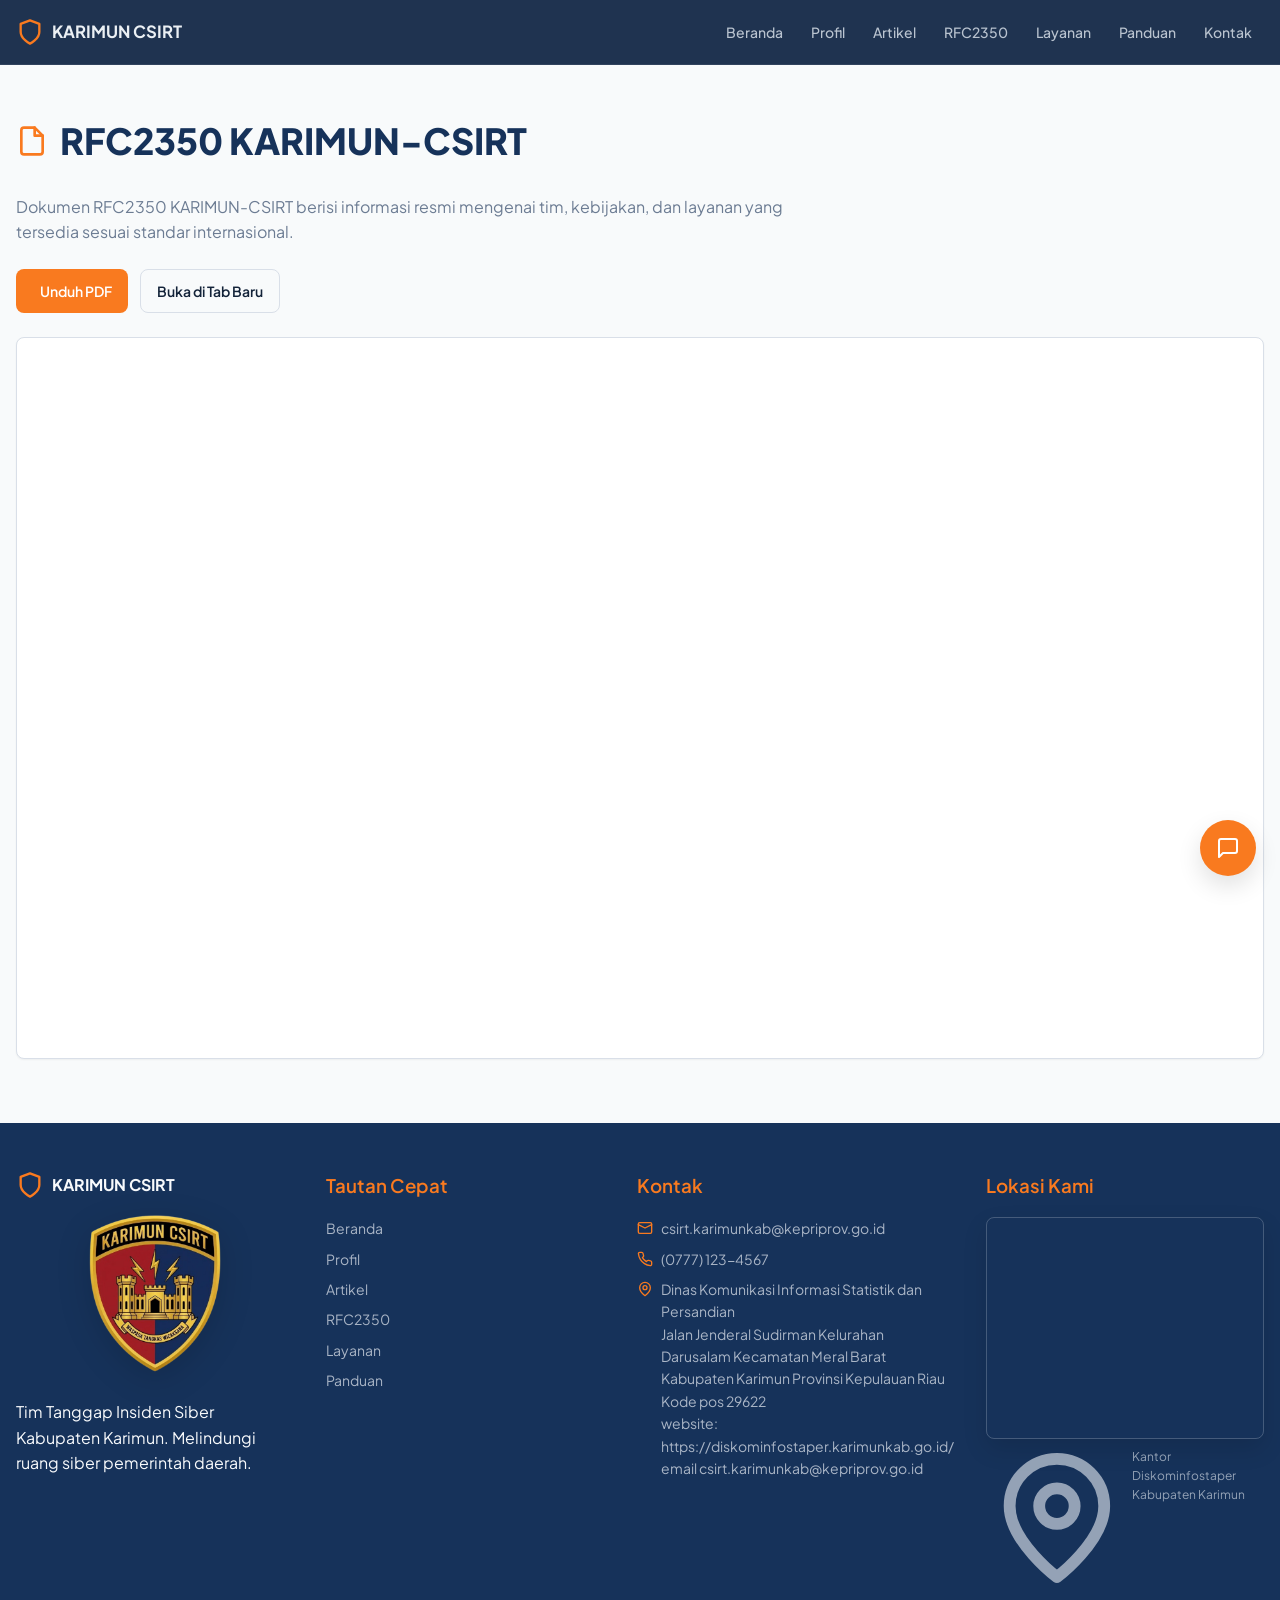
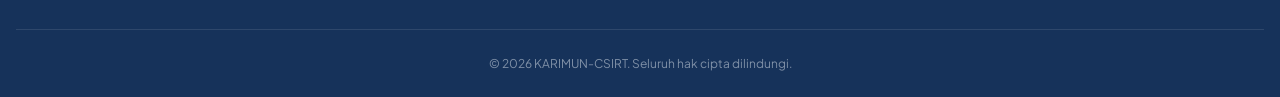
<file: rfc2350.html>
<!doctype html>
<html lang="id">
<head>
<meta charset="UTF-8">
<meta name="viewport" content="width=device-width, initial-scale=1.0">
<title>RFC2350 — KARIMUN-CSIRT</title>
<meta name="description" content="KARIMUN-CSIRT - Tim Tanggap Insiden Siber Kabupaten Karimun">
<meta name="author" content="KARIMUN-CSIRT">
<link rel="stylesheet" href="css/styles.css">
</head>
<body>

<nav class="navbar">
  <div class="container nav-inner">
    <a href="index.html" class="nav-brand"><svg viewBox="0 0 24 24" fill="none" stroke="currentColor" stroke-width="2" stroke-linecap="round" stroke-linejoin="round"><path d="M12 22s8-4 8-10V5l-8-3-8 3v7c0 6 8 10 8 10z"/></svg><span>KARIMUN CSIRT</span></a>
    <ul class="nav-menu">
      <li><a href="index.html#beranda">Beranda</a></li>
<li><a href="index.html#profil">Profil</a></li>
<li><a href="index.html#artikel">Artikel</a></li>
<li><a href="rfc2350.html">RFC2350</a></li>
<li><a href="index.html#layanan">Layanan</a></li>
<li><a href="panduan.html">Panduan</a></li>
<li><a href="index.html#kontak">Kontak</a></li>
    </ul>
    <button class="nav-toggle" aria-label="Toggle menu"><svg viewBox="0 0 24 24" fill="none" stroke="currentColor" stroke-width="2" stroke-linecap="round" stroke-linejoin="round"><line x1="3" y1="12" x2="21" y2="12"/><line x1="3" y1="6" x2="21" y2="6"/><line x1="3" y1="18" x2="21" y2="18"/></svg></button>
  </div>
  <div class="nav-mobile">
    <ul>
      <li><a href="index.html#beranda">Beranda</a></li>
<li><a href="index.html#profil">Profil</a></li>
<li><a href="index.html#artikel">Artikel</a></li>
<li><a href="rfc2350.html">RFC2350</a></li>
<li><a href="index.html#layanan">Layanan</a></li>
<li><a href="panduan.html">Panduan</a></li>
<li><a href="index.html#kontak">Kontak</a></li>
    </ul>
  </div>
</nav>

<main class="page-main">
  <div class="container">
    <div class="page-title"><svg viewBox="0 0 24 24" fill="none" stroke="currentColor" stroke-width="2" stroke-linecap="round" stroke-linejoin="round"><path d="M14 2H6a2 2 0 0 0-2 2v16a2 2 0 0 0 2 2h12a2 2 0 0 0 2-2V8z"/><polyline points="14 2 14 8 20 8"/></svg><h1>RFC2350 KARIMUN-CSIRT</h1></div>
    <p class="page-lead">Dokumen RFC2350 KARIMUN-CSIRT berisi informasi resmi mengenai tim, kebijakan, dan layanan yang tersedia sesuai standar internasional.</p>
    <div class="page-actions">
      <a class="btn btn-accent" href="assets/RFC-2350-KARIMUN-TTIS-v1.1_sign.pdf" target="_blank" rel="noopener noreferrer"><svg viewBox="0 0 24 24" fill="none" stroke="currentColor" stroke-width="2" stroke-linecap="round" stroke-linejoin="round"><path d="M21 15v4a2 2 0 0 1-2 2H5a2 2 0 0 1-2-2v-4"/><polyline points="7 10 12 15 17 10"/><line x1="12" y1="15" x2="12" y2="3"/></svg><span>Unduh PDF</span></a>
      <a class="btn btn-outline" href="assets/RFC-2350-KARIMUN-TTIS-v1.1_sign.pdf" target="_blank" rel="noopener noreferrer">Buka di Tab Baru</a>
    </div>
    <div class="pdf-frame">
      <object data="assets/RFC-2350-KARIMUN-TTIS-v1.1_sign.pdf" type="application/pdf">
        <iframe src="assets/RFC-2350-KARIMUN-TTIS-v1.1_sign.pdf" title="RFC2350 PDF"></iframe>
      </object>
    </div>
  </div>
</main>


<footer class="footer" id="kontak">
  <div class="container">
    <div class="footer-grid">
      <div>
        <div class="footer-brand"><svg viewBox="0 0 24 24" fill="none" stroke="currentColor" stroke-width="2" stroke-linecap="round" stroke-linejoin="round"><path d="M12 22s8-4 8-10V5l-8-3-8 3v7c0 6 8 10 8 10z"/></svg><span>KARIMUN CSIRT</span></div>
        <p style="font-size:.875rem; color: rgba(232,237,243,.7); line-height:1.6;">
          <div class="profil-logo"><img src="assets/karimun-csirt-logo.png" alt="Logo KARIMUN-CSIRT"></div>
          Tim Tanggap Insiden Siber Kabupaten Karimun. Melindungi ruang siber pemerintah daerah.
        </p>
      </div>
      <div>
        <h3>Tautan Cepat</h3>
        <ul><li><a href="index.html#beranda">Beranda</a></li>
<li><a href="index.html#profil">Profil</a></li>
<li><a href="index.html#artikel">Artikel</a></li>
<li><a href="rfc2350.html">RFC2350</a></li>
<li><a href="index.html#layanan">Layanan</a></li>
<li><a href="panduan.html">Panduan</a></li></ul>
      </div>
      <div>
        <h3>Kontak</h3>
        <ul class="footer-contact">
          <li><svg viewBox="0 0 24 24" fill="none" stroke="currentColor" stroke-width="2" stroke-linecap="round" stroke-linejoin="round"><rect x="2" y="4" width="20" height="16" rx="2"/><path d="m22 7-10 5L2 7"/></svg><span>csirt.karimunkab@kepriprov.go.id </span></li>
          <li><svg viewBox="0 0 24 24" fill="none" stroke="currentColor" stroke-width="2" stroke-linecap="round" stroke-linejoin="round"><path d="M22 16.92v3a2 2 0 0 1-2.18 2 19.79 19.79 0 0 1-8.63-3.07 19.5 19.5 0 0 1-6-6 19.79 19.79 0 0 1-3.07-8.67A2 2 0 0 1 4.11 2h3a2 2 0 0 1 2 1.72c.13.96.37 1.9.72 2.81a2 2 0 0 1-.45 2.11L8.09 9.91a16 16 0 0 0 6 6l1.27-1.27a2 2 0 0 1 2.11-.45c.91.35 1.85.59 2.81.72A2 2 0 0 1 22 16.92z"/></svg><span>(0777) 123-4567</span></li>
          <li><svg viewBox="0 0 24 24" fill="none" stroke="currentColor" stroke-width="2" stroke-linecap="round" stroke-linejoin="round"><path d="M20 10c0 6-8 12-8 12s-8-6-8-12a8 8 0 0 1 16 0z"/><circle cx="12" cy="10" r="3"/></svg><span>
            Dinas Komunikasi Informasi Statistik dan Persandian<br>
            Jalan Jenderal Sudirman Kelurahan Darusalam Kecamatan Meral Barat<br>
            Kabupaten Karimun Provinsi Kepulauan Riau Kode pos 29622<br>
            website: https://diskominfostaper.karimunkab.go.id/<br>
            email csirt.karimunkab@kepriprov.go.id
            
          </span></li>
        </ul>
      </div>
      <div>
        <h3>Lokasi Kami</h3>
        <div class="footer-map">
          <iframe src="https://www.google.com/maps/embed?pb=!1m18!1m12!1m3!1d3988.7!2d103.37304240502793!3d1.044087365595297!2m3!1f0!2f0!3f0!3m2!1i1024!2i768!4f13.1!3m3!1m2!1s0x0%3A0x0!2zMcKwMDInMzguNyJOIDEwM8KwMjInMjMuMCJF!5e0!3m2!1sid!2sid!4v1" allowfullscreen loading="lazy" referrerpolicy="no-referrer-when-downgrade" title="Peta Lokasi Kantor Diskominfostaper Kabupaten Karimun"></iframe>
        </div>
        <p style="font-size:.75rem; color: rgba(232,237,243,.6); margin-top:.5rem; display:flex; gap:.25rem; align-items:flex-start;">
          <svg viewBox="0 0 24 24" fill="none" stroke="currentColor" stroke-width="2" stroke-linecap="round" stroke-linejoin="round"><path d="M20 10c0 6-8 12-8 12s-8-6-8-12a8 8 0 0 1 16 0z"/><circle cx="12" cy="10" r="3"/></svg><span>Kantor Diskominfostaper Kabupaten Karimun</span>
        </p>
      </div>
    </div>
    <div class="footer-bottom">© 2026 KARIMUN-CSIRT. Seluruh hak cipta dilindungi.</div>
  </div>
</footer>

<button class="chat-fab" aria-label="Buka chatbot"><svg viewBox="0 0 24 24" fill="none" stroke="currentColor" stroke-width="2" stroke-linecap="round" stroke-linejoin="round"><path d="M21 15a2 2 0 0 1-2 2H7l-4 4V5a2 2 0 0 1 2-2h14a2 2 0 0 1 2 2z"/></svg></button>
<div class="chat-window" role="dialog" aria-label="KARIMUN-CSIRT Bot">
  <div class="chat-header">
    <svg viewBox="0 0 24 24" fill="none" stroke="currentColor" stroke-width="2" stroke-linecap="round" stroke-linejoin="round"><path d="M21 15a2 2 0 0 1-2 2H7l-4 4V5a2 2 0 0 1 2-2h14a2 2 0 0 1 2 2z"/></svg>
    <div><strong>KARIMUN-CSIRT Bot</strong><small>Konsultasi Keamanan Siber</small></div>
  </div>
  <div class="chat-messages">
    <div class="chat-msg bot">Halo! Saya asisten KARIMUN-CSIRT. Ada yang bisa saya bantu terkait keamanan siber?</div>
  </div>
  <div class="chat-input-row">
    <input type="text" placeholder="Ketik pertanyaan..." />
    <button aria-label="Kirim"><svg viewBox="0 0 24 24" fill="none" stroke="currentColor" stroke-width="2" stroke-linecap="round" stroke-linejoin="round"><line x1="22" y1="2" x2="11" y2="13"/><polygon points="22 2 15 22 11 13 2 9 22 2"/></svg></button>
  </div>
</div>
<script src="js/app.js"></script>
</body>
</html>
</file>
<file: css/styles.css>
/* KARIMUN-CSIRT — Plain CSS (semantic tokens via CSS variables) */
@import url('https://fonts.googleapis.com/css2?family=Plus+Jakarta+Sans:wght@400;500;600;700;800&display=swap');

:root {
  --background: hsl(210 30% 98%);
  --foreground: hsl(215 50% 15%);
  --card: hsl(0 0% 100%);
  --muted: hsl(210 20% 95%);
  --muted-foreground: hsl(215 15% 50%);
  --primary: hsl(215 60% 22%);
  --primary-foreground: hsl(210 40% 98%);
  --accent: hsl(25 95% 55%);
  --accent-foreground: hsl(0 0% 100%);
  --secondary: hsl(210 30% 94%);
  --border: hsl(214 25% 88%);
  --nav-bg: hsl(215 60% 18%);
  --nav-foreground: hsl(210 30% 94%);
  --badge-cyber: hsl(200 70% 50%);
  --badge-warning: hsl(40 90% 55%);
  --radius: 0.5rem;
  --shadow-sm: 0 1px 2px rgba(0,0,0,.05);
  --shadow-md: 0 4px 12px rgba(0,0,0,.08);
  --shadow-lg: 0 10px 25px rgba(0,0,0,.12);
}

* { box-sizing: border-box; margin: 0; padding: 0; }
html { scroll-behavior: smooth; }
body {
  font-family: 'Plus Jakarta Sans', sans-serif;
  background: var(--background);
  color: var(--foreground);
  line-height: 1.6;
  min-height: 100vh;
}
a { color: inherit; text-decoration: none; }
img { display: block; max-width: 100%; height: auto; }

.container { max-width: 1280px; margin: 0 auto; padding: 0 1rem; }

/* ============== NAVBAR ============== */
.navbar {
  position: fixed; top: 0; left: 0; right: 0; z-index: 50;
  background: rgba(20, 41, 71, 0.95);
  backdrop-filter: blur(10px);
  border-bottom: 1px solid rgba(255,255,255,.08);
}
.nav-inner { display: flex; align-items: center; justify-content: space-between; height: 64px; }
.nav-brand { display: flex; align-items: center; gap: .5rem; color: var(--nav-foreground); font-weight: 700; font-size: 1.05rem; }
.nav-brand svg { color: var(--accent); width: 28px; height: 28px; }
.nav-menu { display: none; list-style: none; gap: .25rem; align-items: center; }
.nav-menu a { color: rgba(225,232,240,.8); padding: .5rem .75rem; border-radius: 6px; font-size: .875rem; font-weight: 500; transition: color .2s; }
.nav-menu a:hover { color: var(--accent); }
.nav-toggle { background: none; border: none; color: var(--nav-foreground); cursor: pointer; padding: .25rem; }
.nav-toggle svg { width: 24px; height: 24px; }
.nav-mobile { display: none; background: var(--nav-bg); border-top: 1px solid rgba(255,255,255,.08); }
.nav-mobile.open { display: block; }
.nav-mobile ul { list-style: none; padding: .5rem 0; }
.nav-mobile a { display: block; padding: .75rem 1.5rem; color: rgba(225,232,240,.8); font-size: .875rem; font-weight: 500; }
.nav-mobile a:hover { color: var(--accent); background: rgba(255,255,255,.04); }

@media (min-width: 768px) {
  .nav-menu { display: flex; }
  .nav-toggle { display: none; }
  .nav-mobile { display: none !important; }
}

/* ============== BUTTONS ============== */
.btn { white-space: nowrap;
  display: inline-flex; align-items: center; justify-content: center; gap: .5rem;
  border-radius: var(--radius); font-weight: 600; font-size: .875rem;
  padding: .625rem 1rem; border: none; cursor: pointer; transition: all .2s;
  text-decoration: none;
}
.btn-lg { padding: .75rem 2rem; font-size: 1rem; }
.btn-sm { padding: .5rem .75rem; font-size: .75rem; }
.btn-accent { background: var(--accent); color: var(--accent-foreground); }
.btn-accent:hover { background: hsl(25 95% 50%); }
.btn-primary { background: var(--primary); color: var(--primary-foreground); }
.btn-primary:hover { background: var(--accent); color: var(--accent-foreground); }
.btn-outline { background: transparent; color: var(--foreground); border: 1px solid var(--border); }
.btn-outline:hover { background: var(--secondary); }

/* ============== HERO ============== */
.hero {
  position: relative; min-height: 70vh; display: flex; align-items: center; justify-content: center;
  overflow: hidden;
}
.hero-bg { position: absolute; inset: 0; background: url('../assets/hero-bg.jpg') center/cover no-repeat; }
.hero-overlay { position: absolute; inset: 0; background: rgba(20,41,71,.7); }
.hero-content { position: relative; z-index: 1; text-align: center; padding: 8rem 1rem; max-width: 800px; margin: 0 auto; }
.hero-content h1 {
  font-size: clamp(2.25rem, 5vw, 3.75rem);
  font-weight: 800; color: var(--primary-foreground); margin-bottom: 1.5rem;
  animation: fade-in-up .6s ease-out both;
}
.hero-content p {
  color: rgba(232,237,243,.85); font-size: 1rem; max-width: 640px; margin: 0 auto 2rem;
  animation: fade-in-up .6s ease-out .15s both;
}
.hero-cta { display: flex; flex-direction: column; gap: .75rem; justify-content: center; animation: fade-in-up .6s ease-out .3s both; }
@media (min-width: 640px) { .hero-cta { flex-direction: row; } }

/* ============== SECTIONS ============== */
section { padding: 5rem 0; }
.section-title { text-align: center; font-size: 1.875rem; font-weight: 700; margin-bottom: .5rem; color: var(--foreground); }
.section-subtitle { text-align: center; color: var(--muted-foreground); margin-bottom: 3rem; }
.text-accent { color: var(--accent); }
.bg-secondary { background: hsl(210 30% 94% / .5); }

/* ============== PROFIL ============== */
.profil-wrap { max-width: 920px; margin: 0 auto; }
.profil-logo { display: flex; justify-content: center; margin-bottom: 1.5rem; }
.profil-logo img { height: 8rem; width: auto; filter: drop-shadow(0 8px 16px rgba(0,0,0,.15)); }
@media (min-width: 768px) { .profil-logo img { height: 10rem; } }
.profil-card { background: var(--card); border: 1px solid var(--border); border-radius: 12px; padding: 2rem; box-shadow: var(--shadow-sm); }
@media (min-width: 768px) { .profil-card { padding: 2.5rem; } }
.profil-text { color: var(--muted-foreground); text-align: justify; }
.profil-text p { margin-bottom: 1rem; }
.profil-text strong { color: var(--foreground); }
.profil-highlights { display: grid; grid-template-columns: 1fr; gap: 1rem; margin-top: 2.5rem; padding-top: 2rem; border-top: 1px solid var(--border); }
@media (min-width: 640px) { .profil-highlights { grid-template-columns: repeat(2, 1fr); } }
.highlight { display: flex; gap: 1rem; padding: 1rem; border-radius: 8px; background: hsl(210 30% 94% / .5); }
.highlight-icon { width: 40px; height: 40px; border-radius: 8px; background: hsl(25 95% 55% / .1); display: flex; align-items: center; justify-content: center; flex-shrink: 0; color: var(--accent); }
.highlight-icon svg { width: 20px; height: 20px; }
.highlight h4 { font-size: .875rem; font-weight: 600; color: var(--foreground); margin-bottom: .25rem; }
.highlight p { font-size: .875rem; color: var(--muted-foreground); margin: 0; }

/* ============== SERVICES ============== */
.services-grid { display: grid; grid-template-columns: 1fr; gap: 1.5rem; }
@media (min-width: 640px) { .services-grid { grid-template-columns: repeat(2, 1fr); } }
@media (min-width: 1024px) { .services-grid { grid-template-columns: repeat(4, 1fr); } }
.service-card { background: var(--card); border: 1px solid var(--border); border-radius: var(--radius); padding: 1.5rem; box-shadow: var(--shadow-sm); transition: box-shadow .2s; }
.service-card:hover { box-shadow: var(--shadow-md); }
.service-icon { width: 48px; height: 48px; border-radius: 8px; background: hsl(25 95% 55% / .1); display: flex; align-items: center; justify-content: center; margin-bottom: 1rem; color: var(--accent); }
.service-icon svg { width: 24px; height: 24px; }
.service-card h3 { font-weight: 600; margin-bottom: .5rem; }
.service-card p { font-size: .875rem; color: var(--muted-foreground); }

/* ============== ARTICLES ============== */
.articles-grid { display: grid; grid-template-columns: 1fr; gap: 1.5rem; }
@media (min-width: 768px) { .articles-grid { grid-template-columns: repeat(2, 1fr); } }
@media (min-width: 1024px) { .articles-grid { grid-template-columns: repeat(3, 1fr); } }
.article-card { background: var(--card); border: 1px solid var(--border); border-radius: var(--radius); overflow: hidden; box-shadow: var(--shadow-sm); transition: box-shadow .3s; }
.article-card:hover { box-shadow: var(--shadow-lg); }
.article-thumb { height: 192px; display: flex; align-items: center; justify-content: center; font-size: 3rem; }
.article-thumb.cyber { background: hsl(200 70% 50% / .2); }
.article-thumb.warning { background: hsl(40 90% 55% / .2); }
.article-body { padding: 1.25rem; }
.badge { display: inline-block; padding: .25rem .625rem; border-radius: 9999px; font-size: .7rem; font-weight: 500; margin-bottom: .75rem; border: 1px solid; }
.badge.cyber { background: hsl(200 70% 50% / .15); color: var(--badge-cyber); border-color: hsl(200 70% 50% / .3); }
.badge.warning { background: hsl(40 90% 55% / .15); color: var(--badge-warning); border-color: hsl(40 90% 55% / .3); }
.article-card h3 { font-weight: 700; margin-bottom: .5rem; line-height: 1.3; }
.article-card h3:hover { color: var(--accent); }
.article-meta { font-size: .75rem; color: var(--muted-foreground); margin-bottom: .75rem; }
.article-excerpt { font-size: .875rem; color: var(--muted-foreground); margin-bottom: 1rem; }

/* ============== FOOTER ============== */
.footer { background: var(--primary); color: var(--primary-foreground); padding: 3rem 0 1.5rem; }
.footer-grid { display: grid; grid-template-columns: 1fr; gap: 2rem; }
@media (min-width: 768px) { .footer-grid { grid-template-columns: repeat(2, 1fr); } }
@media (min-width: 1024px) { .footer-grid { grid-template-columns: repeat(4, 1fr); } }
.footer h3 { color: var(--accent); font-weight: 600; margin-bottom: 1rem; }
.footer ul { list-style: none; }
.footer ul li { font-size: .875rem; color: rgba(232,237,243,.7); margin-bottom: .5rem; }
.footer ul li a:hover { color: var(--accent); }
.footer-brand { display: flex; align-items: center; gap: .5rem; margin-bottom: 1rem; font-weight: 700; }
.footer-brand svg { color: var(--accent); width: 28px; height: 28px; }
.footer-contact li { display: flex; gap: .5rem; align-items: flex-start; }
.footer-contact svg { color: var(--accent); width: 16px; height: 16px; flex-shrink: 0; margin-top: 3px; }
.footer-map { border-radius: 8px; overflow: hidden; border: 1px solid rgba(255,255,255,.2); box-shadow: var(--shadow-lg); }
.footer-map iframe { width: 100%; height: 220px; border: 0; display: block; }
.footer-bottom { border-top: 1px solid rgba(255,255,255,.1); margin-top: 2.5rem; padding-top: 1.5rem; text-align: center; font-size: .75rem; color: rgba(232,237,243,.5); }

/* ============== CHATBOT ============== */
.chat-fab {
  position: fixed; bottom: 1.5rem; right: 1.5rem; z-index: 50;
  width: 56px; height: 56px; border-radius: 50%;
  background: var(--accent); color: var(--accent-foreground);
  border: none; cursor: pointer; box-shadow: var(--shadow-lg);
  display: flex; align-items: center; justify-content: center;
  transition: transform .2s;
}
.chat-fab:hover { transform: scale(1.05); }
.chat-fab svg { width: 24px; height: 24px; }
.chat-window {
  position: fixed; bottom: 6rem; right: 1.5rem; z-index: 50;
  width: 340px; max-width: calc(100vw - 3rem); max-height: 70vh;
  background: var(--card); border: 1px solid var(--border); border-radius: 12px;
  box-shadow: 0 20px 40px rgba(0,0,0,.2);
  display: none; flex-direction: column; overflow: hidden;
  animation: fade-in-up .3s ease-out;
}
.chat-window.open { display: flex; }
@media (min-width: 640px) { .chat-window { width: 380px; } }
.chat-header { background: var(--primary); color: var(--primary-foreground); padding: .75rem 1rem; display: flex; align-items: center; gap: .5rem; }
.chat-header svg { width: 20px; height: 20px; }
.chat-header strong { font-size: .875rem; display: block; }
.chat-header small { font-size: .75rem; opacity: .7; }
.chat-messages { flex: 1; overflow-y: auto; padding: 1rem; min-height: 250px; display: flex; flex-direction: column; gap: .75rem; }
.chat-msg { max-width: 80%; padding: .5rem .75rem; border-radius: 8px; font-size: .875rem; line-height: 1.4; }
.chat-msg.user { align-self: flex-end; background: var(--accent); color: var(--accent-foreground); border-bottom-right-radius: 0; }
.chat-msg.bot { align-self: flex-start; background: var(--secondary); color: var(--foreground); border-bottom-left-radius: 0; }
.chat-input-row { border-top: 1px solid var(--border); padding: .75rem; display: flex; gap: .5rem; }
.chat-input-row input {
  flex: 1; background: var(--muted); border: none; border-radius: 8px; padding: .5rem .75rem;
  font-size: .875rem; outline: none; color: var(--foreground); font-family: inherit;
}
.chat-input-row button { background: var(--accent); color: var(--accent-foreground); border: none; border-radius: 8px; width: 38px; height: 38px; cursor: pointer; display: flex; align-items: center; justify-content: center; }
.chat-input-row button svg { width: 16px; height: 16px; }

/* ============== PAGE GENERIC ============== */
.page-main { padding: 7rem 0 4rem; min-height: calc(100vh - 200px); }
.page-title { display: flex; align-items: center; gap: .75rem; margin-bottom: 1.5rem; }
.page-title svg { width: 32px; height: 32px; color: var(--accent); }
.page-title h1 { font-size: clamp(1.75rem, 4vw, 2.25rem); font-weight: 800; color: var(--primary); }
.page-lead { color: var(--muted-foreground); margin-bottom: 1.5rem; max-width: 800px; }

/* RFC2350 PDF */
.pdf-frame { width: 100%; border: 1px solid var(--border); border-radius: 8px; overflow: hidden; box-shadow: var(--shadow-sm); background: var(--card); }
.pdf-frame object, .pdf-frame iframe { width: 100%; height: 80vh; display: block; border: 0; }
.page-actions { display: flex; flex-wrap: wrap; gap: .75rem; margin-bottom: 1.5rem; }

/* Panduan table */
.panduan-table-wrap { overflow-x: auto; border: 1px solid var(--border); border-radius: 8px; box-shadow: var(--shadow-sm); }
.panduan-table { width: 100%; border-collapse: collapse; font-size: .875rem; background: var(--card); }
.panduan-table thead { background: var(--primary); color: var(--primary-foreground); }
.panduan-table th, .panduan-table td { padding: .75rem 1rem; text-align: left; }
.panduan-table th.center, .panduan-table td.center { text-align: center; }
.panduan-table tbody tr { border-top: 1px solid var(--border); transition: background .2s; }
.panduan-table tbody tr:hover { background: hsl(210 20% 95% / .5); }
.panduan-table a { color: var(--accent); display: inline-flex; align-items: center; gap: .25rem; }
.panduan-table a:hover { text-decoration: underline; }
.panduan-table svg { width: 16px; height: 16px; }
.panduan-table .muted { color: var(--muted-foreground); }
.panduan-mobile { display: none; }
@media (max-width: 767px) {
  .panduan-table-wrap { display: none; }
  .panduan-mobile { display: flex; flex-direction: column; gap: .75rem; }
  .panduan-mobile-card { background: var(--card); border: 1px solid var(--border); border-radius: 8px; padding: 1rem; }
  .panduan-mobile-card h3 { font-weight: 600; color: var(--primary); margin-bottom: .25rem; }
  .panduan-mobile-card .meta { font-size: .75rem; color: var(--muted-foreground); margin-bottom: .75rem; }
  .panduan-mobile-card .actions { display: flex; gap: .5rem; }
  .panduan-mobile-card .actions .btn { flex: 1; }
}

/* ============== ANIMATIONS ============== */
@keyframes fade-in-up {
  from { opacity: 0; transform: translateY(20px); }
  to { opacity: 1; transform: translateY(0); }
}
.animate-fade-in-up { animation: fade-in-up .5s ease-out both; }
</file>
